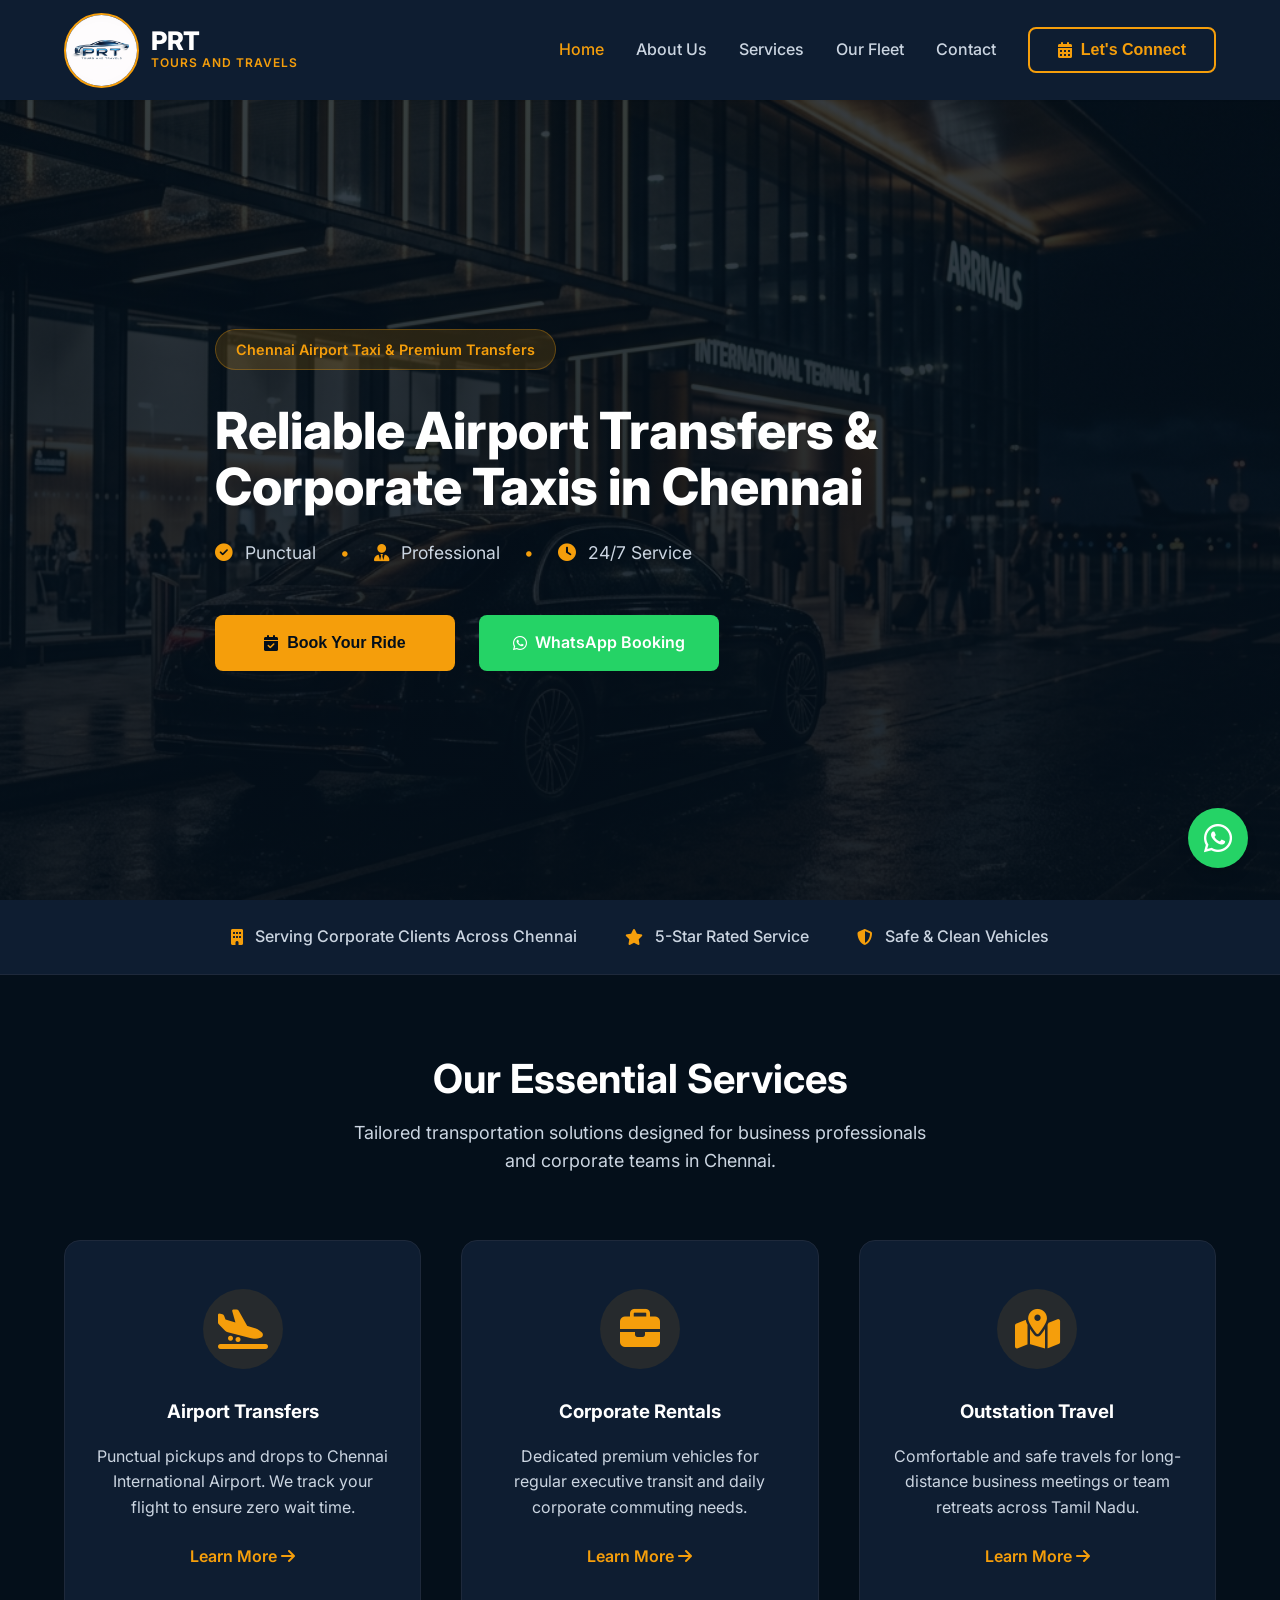
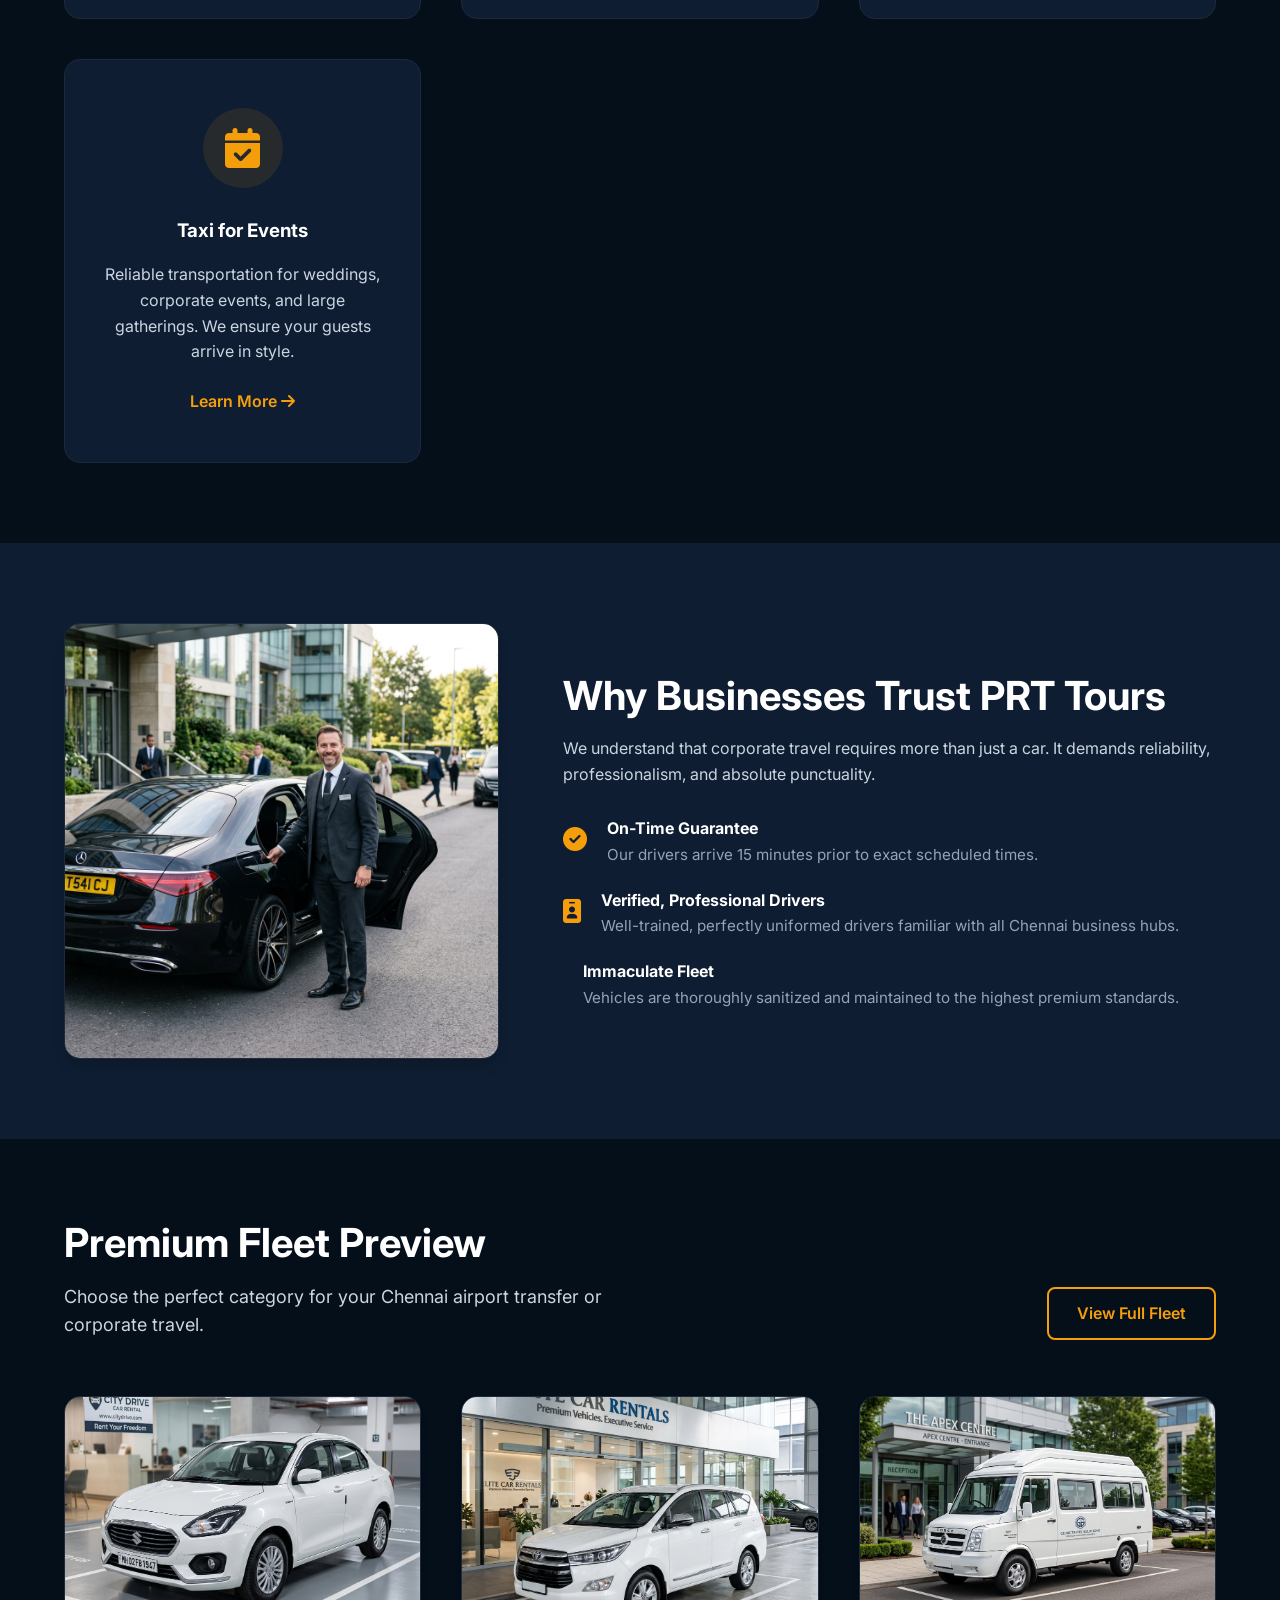
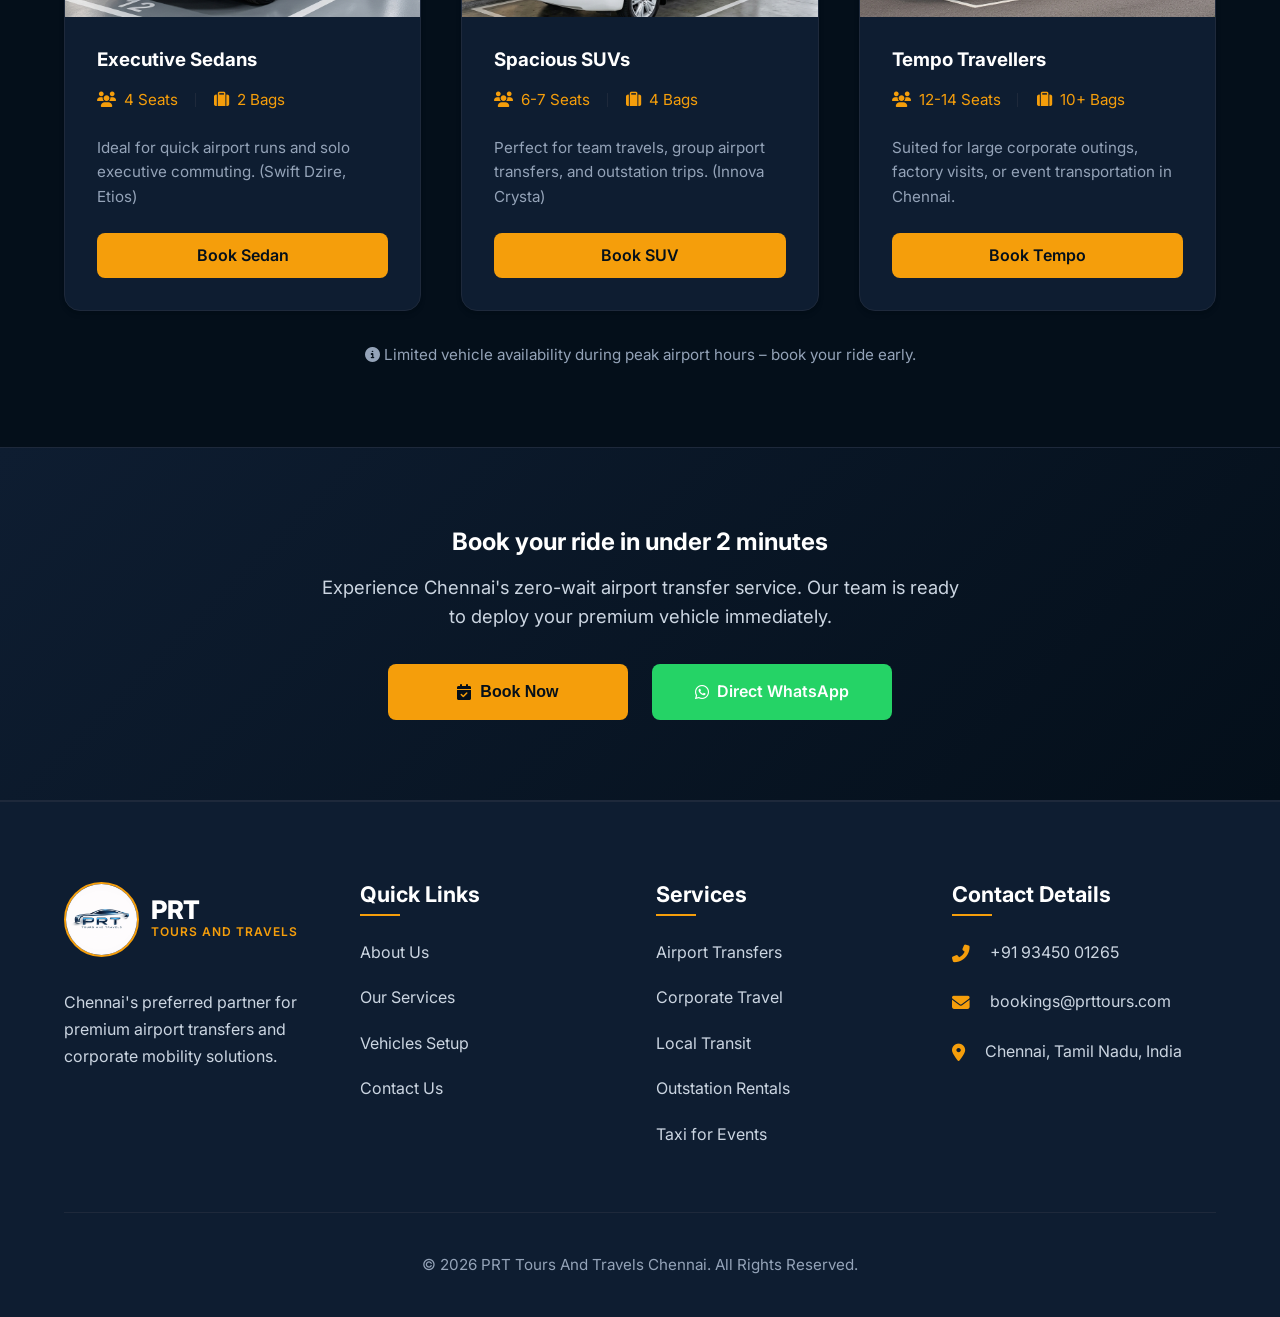
<file: index.html>
<!DOCTYPE html>
<html lang="en">

<head>
    <meta charset="UTF-8">
    <meta name="viewport" content="width=device-width, initial-scale=1.0">
    <title>PRT Tours And Travels Chennai | Reliable Airport Transfers</title>
    <meta name="description"
        content="Premium airport taxi and corporate transfers in Chennai. Punctual, professional, and preferred by corporate clients. Book your ride today.">
    <!-- Fonts & Icons -->
    <link rel="stylesheet" href="https://cdnjs.cloudflare.com/ajax/libs/font-awesome/6.4.0/css/all.min.css">
    <!-- Custom CSS -->
    <link rel="stylesheet" href="css/style.css">
</head>

<body>

    <!-- Floating WhatsApp CTA -->
    <a href="https://wa.me/919345001265" target="_blank" class="floating-whatsapp" aria-label="Book on WhatsApp">
        <i class="fab fa-whatsapp"></i>
    </a>

    <!-- Header / Nav -->
    <header class="header">
        <div class="container nav-container">
            <a href="index.html" class="logo-wrapper" style="text-decoration: none;">
                <img src="assets/images/Logo.jpeg" alt="PRT Logo" class="logo-img">
                <div class="logo-text">
                    <span class="logo-main">PRT</span>
                    <span class="logo-sub">Tours And Travels</span>
                </div>
            </a>

            <button class="mobile-menu-btn" aria-label="Toggle Menu">
                <i class="fas fa-bars"></i>
            </button>

            <nav class="nav-menu">
                <a href="index.html" class="nav-link active">Home</a>
                <a href="about.html" class="nav-link">About Us</a>
                <a href="services.html" class="nav-link">Services</a>
                <a href="fleet.html" class="nav-link">Our Fleet</a>
                <a href="contact.html" class="nav-link">Contact</a>
                <button class="btn btn-outline connect-btn"><i class="fas fa-calendar-alt"></i> &nbsp; Let's
                    Connect</button>
            </nav>
        </div>
    </header>

    <!-- Hero Section -->
    <section class="hero" style="background: url('assets/images/hero.png') center/cover no-repeat;">
        <div class="hero-overlay"></div>
        <div class="container">
            <div class="hero-content">
                <span class="hero-badge">Chennai Airport Taxi & Premium Transfers</span>
                <h1 class="hero-title">Reliable Airport Transfers & Corporate Taxis in Chennai</h1>
                <div class="hero-subtitle">
                    <span><i class="fas fa-check-circle" style="color:var(--accent-gold)"></i> Punctual</span>
                    <span style="color:var(--accent-gold)">•</span>
                    <span><i class="fas fa-user-tie" style="color:var(--accent-gold)"></i> Professional</span>
                    <span style="color:var(--accent-gold)">•</span>
                    <span><i class="fas fa-clock" style="color:var(--accent-gold)"></i> 24/7 Service</span>
                </div>
                <div class="hero-actions">
                    <button class="btn btn-primary connect-btn"><i class="fas fa-calendar-check"></i> &nbsp; Book Your
                        Ride</button>
                    <a href="https://wa.me/919345001265" target="_blank" class="btn btn-whatsapp"><i
                            class="fab fa-whatsapp"></i> &nbsp; WhatsApp Booking</a>
                </div>
            </div>
        </div>
        </div>
    </section>

    <!-- Trust Strip -->
    <div class="trust-strip">
        <div class="container trust-content">
            <div class="trust-item"><i class="fas fa-building"></i> Serving Corporate Clients Across Chennai</div>
            <div class="trust-item"><i class="fas fa-star"></i> 5-Star Rated Service</div>
            <div class="trust-item"><i class="fas fa-shield-alt"></i> Safe & Clean Vehicles</div>
        </div>
    </div>

    <!-- Services Snapshot -->
    <section class="services-section py-5">
        <div class="container text-center">
            <h2 class="section-title">Our Essential Services</h2>
            <p class="section-subtitle">Tailored transportation solutions designed for business professionals and
                corporate teams in Chennai.</p>

            <div class="grid-icons">
                <div class="icon-card">
                    <div class="icon-circle"><i class="fas fa-plane-arrival"></i></div>
                    <h3>Airport Transfers</h3>
                    <p class="mb-3">Punctual pickups and drops to Chennai International Airport. We track your flight to
                        ensure zero wait time.</p>
                    <a href="services.html" class="nav-link" style="color: var(--accent-gold); font-weight:600;">Learn
                        More <i class="fas fa-arrow-right"></i></a>
                </div>
                <div class="icon-card">
                    <div class="icon-circle"><i class="fas fa-briefcase"></i></div>
                    <h3>Corporate Rentals</h3>
                    <p class="mb-3">Dedicated premium vehicles for regular executive transit and daily corporate
                        commuting needs.</p>
                    <a href="services.html" class="nav-link" style="color: var(--accent-gold); font-weight:600;">Learn
                        More <i class="fas fa-arrow-right"></i></a>
                </div>
                <div class="icon-card">
                    <div class="icon-circle"><i class="fas fa-map-marked-alt"></i></div>
                    <h3>Outstation Travel</h3>
                    <p class="mb-3">Comfortable and safe travels for long-distance business meetings or team retreats
                        across Tamil Nadu.</p>
                    <a href="services.html" class="nav-link" style="color: var(--accent-gold); font-weight:600;">Learn
                        More <i class="fas fa-arrow-right"></i></a>
                </div>
                <div class="icon-card">
                    <div class="icon-circle"><i class="fas fa-calendar-check"></i></div>
                    <h3>Taxi for Events</h3>
                    <p class="mb-3">Reliable transportation for weddings, corporate events, and large gatherings. We
                        ensure your guests arrive in style.</p>
                    <a href="services.html" class="nav-link" style="color: var(--accent-gold); font-weight:600;">Learn
                        More <i class="fas fa-arrow-right"></i></a>
                </div>
            </div>
        </div>
    </section>

    <!-- Why Choose Us -->
    <section class="py-5" style="background-color: var(--bg-card);">
        <div class="container">
            <div style="display:flex; flex-wrap:wrap; gap: 4rem; align-items:center;">
                <div style="flex: 1; min-width: 300px;">
                    <img src="assets/images/driver.png" alt="Professional Driver"
                        style="border-radius: var(--radius-lg); box-shadow: var(--shadow-lg); border: 1px solid var(--border-color);">
                </div>
                <div style="flex: 1.5; min-width: 300px;">
                    <h2 class="section-title">Why Businesses Trust PRT Tours</h2>
                    <p class="mb-4">We understand that corporate travel requires more than just a car. It demands
                        reliability, professionalism, and absolute punctuality.</p>

                    <ul style="display:flex; flex-direction:column; gap:1.5rem;">
                        <li style="display:flex; gap:1.25rem; align-items:flex-start;">
                            <div style="color: var(--accent-gold); font-size: 1.5rem; margin-top:2px;"><i
                                    class="fas fa-check-circle"></i></div>
                            <div>
                                <h4 style="margin-bottom:0.25rem;">On-Time Guarantee</h4>
                                <p style="color: var(--text-dim); font-size:0.95rem;">Our drivers arrive 15 minutes
                                    prior to exact scheduled times.</p>
                            </div>
                        </li>
                        <li style="display:flex; gap:1.25rem; align-items:flex-start;">
                            <div style="color: var(--accent-gold); font-size: 1.5rem; margin-top:2px;"><i
                                    class="fas fa-id-badge"></i></div>
                            <div>
                                <h4 style="margin-bottom:0.25rem;">Verified, Professional Drivers</h4>
                                <p style="color: var(--text-dim); font-size:0.95rem;">Well-trained, perfectly uniformed
                                    drivers familiar with all Chennai business hubs.</p>
                            </div>
                        </li>
                        <li style="display:flex; gap:1.25rem; align-items:flex-start;">
                            <div style="color: var(--accent-gold); font-size: 1.5rem; margin-top:2px;"><i
                                    class="fas fa-car-sparkle"></i></div>
                            <div>
                                <h4 style="margin-bottom:0.25rem;">Immaculate Fleet</h4>
                                <p style="color: var(--text-dim); font-size:0.95rem;">Vehicles are thoroughly sanitized
                                    and maintained to the highest premium standards.</p>
                            </div>
                        </li>
                    </ul>
                </div>
            </div>
        </div>
    </section>

    <!-- Fleet Preview -->
    <section class="services-section py-5">
        <div class="container">
            <div
                style="display:flex; justify-content:space-between; align-items:flex-end; margin-bottom: 3.5rem; flex-wrap:wrap; gap:1.5rem;">
                <div>
                    <h2 class="section-title">Premium Fleet Preview</h2>
                    <p class="section-subtitle" style="margin-bottom:0;">Choose the perfect category for your Chennai
                        airport transfer or corporate travel.</p>
                </div>
                <a href="fleet.html" class="btn btn-outline">View Full Fleet</a>
            </div>

            <div class="fleet-grid">
                <div class="fleet-card">
                    <img src="assets/images/dzire.png" alt="Premium Sedan" class="fleet-img">
                    <div class="fleet-content">
                        <h3>Executive Sedans</h3>
                        <div class="fleet-specs">
                            <span><i class="fas fa-users"></i> 4 Seats</span>
                            <span><i class="fas fa-suitcase"></i> 2 Bags</span>
                        </div>
                        <p class="mb-3" style="font-size: 0.95rem; color: var(--text-dim);">Ideal for quick airport runs
                            and solo executive commuting. (Swift Dzire, Etios)</p>
                        <a href="https://wa.me/919345001265" target="_blank" class="btn btn-primary"
                            style="width:100%; padding: 0.6rem;">Book Sedan</a>
                    </div>
                </div>

                <div class="fleet-card">
                    <img src="assets/images/innova.png" alt="Luxury SUV" class="fleet-img">
                    <div class="fleet-content">
                        <h3>Spacious SUVs</h3>
                        <div class="fleet-specs">
                            <span><i class="fas fa-users"></i> 6-7 Seats</span>
                            <span><i class="fas fa-suitcase"></i> 4 Bags</span>
                        </div>
                        <p class="mb-3" style="font-size: 0.95rem; color: var(--text-dim);">Perfect for team travels,
                            group airport transfers, and outstation trips. (Innova Crysta)</p>
                        <a href="https://wa.me/919345001265" target="_blank" class="btn btn-primary"
                            style="width:100%; padding: 0.6rem;">Book SUV</a>
                    </div>
                </div>

                <div class="fleet-card">
                    <img src="assets/images/tempo.png" alt="Tempo Traveller" class="fleet-img">
                    <div class="fleet-content">
                        <h3>Tempo Travellers</h3>
                        <div class="fleet-specs">
                            <span><i class="fas fa-users"></i> 12-14 Seats</span>
                            <span><i class="fas fa-suitcase"></i> 10+ Bags</span>
                        </div>
                        <p class="mb-3" style="font-size: 0.95rem; color: var(--text-dim);">Suited for large corporate
                            outings, factory visits, or event transportation in Chennai.</p>
                        <a href="https://wa.me/919345001265" target="_blank" class="btn btn-primary"
                            style="width:100%; padding: 0.6rem;">Book Tempo</a>
                    </div>
                </div>
            </div>

            <p class="text-center mt-4" style="color:var(--text-dim); font-size:0.95rem;">
                <i class="fas fa-info-circle"></i> Limited vehicle availability during peak airport hours – book your
                ride early.
            </p>
        </div>
    </section>

    <!-- Bottom CTA -->
    <section class="cta-banner">
        <div class="container">
            <h2 class="mb-2">Book your ride in under 2 minutes</h2>
            <p class="mb-4"
                style="font-size: 1.15rem; color: var(--text-silver); max-width: 650px; margin-left:auto; margin-right:auto;">
                Experience Chennai's zero-wait airport transfer service. Our team is ready to deploy your premium
                vehicle immediately.</p>
            <div class="hero-actions" style="justify-content:center;">
                <button class="btn btn-primary connect-btn"><i class="fas fa-calendar-check"></i> &nbsp; Book
                    Now</button>
                <a href="https://wa.me/919345001265" target="_blank" class="btn btn-whatsapp"><i
                        class="fab fa-whatsapp"></i> &nbsp; Direct WhatsApp</a>
            </div>
        </div>
    </section>

    <!-- Footer -->
    <footer class="footer">
        <div class="container">
            <div class="footer-grid">
                <div>
                    <a href="index.html" class="logo-wrapper"
                        style="text-decoration: none; margin-bottom: 2rem; display: flex;">
                        <img src="assets/images/Logo.jpeg" alt="PRT Logo" class="logo-img">
                        <div class="logo-text">
                            <span class="logo-main" style="color: white;">PRT</span>
                            <span class="logo-sub">Tours And Travels</span>
                        </div>
                    </a>
                    <p style="margin-bottom:1.5rem; font-size:1rem; line-height: 1.7;">Chennai's preferred partner for
                        premium airport transfers and corporate mobility solutions.</p>
                </div>

                <div>
                    <h4 class="footer-heading">Quick Links</h4>
                    <div class="footer-links">
                        <a href="about.html">About Us</a>
                        <a href="services.html">Our Services</a>
                        <a href="fleet.html">Vehicles Setup</a>
                        <a href="contact.html">Contact Us</a>
                    </div>
                </div>

                <div>
                    <h4 class="footer-heading">Services</h4>
                    <div class="footer-links">
                        <a href="services.html">Airport Transfers</a>
                        <a href="services.html">Corporate Travel</a>
                        <a href="services.html">Local Transit</a>
                        <a href="services.html">Outstation Rentals</a>
                        <a href="services.html">Taxi for Events</a>
                    </div>
                </div>

                <div>
                    <h4 class="footer-heading">Contact Details</h4>
                    <ul class="footer-contact">
                        <li>
                            <i class="fas fa-phone-alt"></i>
                            <span>+91 93450 01265</span>
                        </li>
                        <li>
                            <i class="fas fa-envelope"></i>
                            <span>bookings@prttours.com</span>
                        </li>
                        <li>
                            <i class="fas fa-map-marker-alt"></i>
                            <span>Chennai, Tamil Nadu, India</span>
                        </li>
                    </ul>
                </div>
            </div>

            <div class="footer-bottom">
                <p>&copy; 2026 PRT Tours And Travels Chennai. All Rights Reserved.</p>
            </div>
        </div>
    </footer>

    <!-- Booking Modal -->
    <div id="bookingModal" class="modal">
        <div class="modal-content">
            <span class="modal-close">&times;</span>
            <h2 style="margin-bottom:1.5rem; color:var(--text-white); font-weight: 800; text-align: center;">Book Your
                Premium Ride</h2>
            <form id="modalBookingForm" action="https://api.web3forms.com/submit" method="POST">
                <input type="hidden" name="access_key" value="YOUR_ACCESS_KEY_HERE">
                <input type="hidden" name="redirect" value="https://wa.me/919345001265">

                <div class="form-group">
                    <label class="form-label">Service Type *</label>
                    <select name="service_type" class="form-control" required>
                        <option value="" disabled selected>Select a Service</option>
                        <option value="Airport Transfer">Airport Transfers</option>
                        <option value="Taxi for Events">Taxi for Events</option>
                        <option value="Corporate Rental">Corporate Rentals</option>
                        <option value="Outstation">Outstation Travel</option>
                    </select>
                </div>

                <div class="form-grid">
                    <div class="form-group">
                        <label class="form-label">Full Name *</label>
                        <input type="text" name="name" class="form-control" required placeholder="Ex: John Doe">
                    </div>
                    <div class="form-group">
                        <label class="form-label">Phone Number *</label>
                        <input type="tel" name="phone" class="form-control" required placeholder="+91 00000 00000">
                    </div>
                </div>

                <div class="form-grid">
                    <div class="form-group">
                        <label class="form-label">Pick-up Location *</label>
                        <input type="text" name="pickup" class="form-control" required placeholder="Ex: Tidel Park">
                    </div>
                    <div class="form-group">
                        <label class="form-label">Drop-off Location *</label>
                        <input type="text" name="dropoff" class="form-control" required placeholder="Ex: Airport">
                    </div>
                </div>

                <div class="form-grid">
                    <div class="form-group">
                        <label class="form-label">Travel Date *</label>
                        <input type="date" name="travel_date" class="form-control" required>
                    </div>
                    <div class="form-group">
                        <label class="form-label">Passengers *</label>
                        <select name="passengers" class="form-control" required>
                            <option value="1-3">1 - 3 Persons (Sedan)</option>
                            <option value="4-7">4 - 7 Persons (SUV)</option>
                            <option value="8+">8+ Persons (Tempo)</option>
                        </select>
                    </div>

                    <div class="form-group">
                        <label class="form-label">Specific Instructions (Optional)</label>
                        <textarea name="message" class="form-control" rows="2"
                            placeholder="Any specific requirements..."></textarea>
                    </div>
                </div>

                <button type="submit" class="btn btn-primary"
                    style="width:100%; padding:1.25rem; font-size:1.1rem; margin-top:1rem;">Request Instant
                    Quote</button>
            </form>
        </div>
    </div>

    <script src="js/script.js"></script>
</body>

</html>
</file>
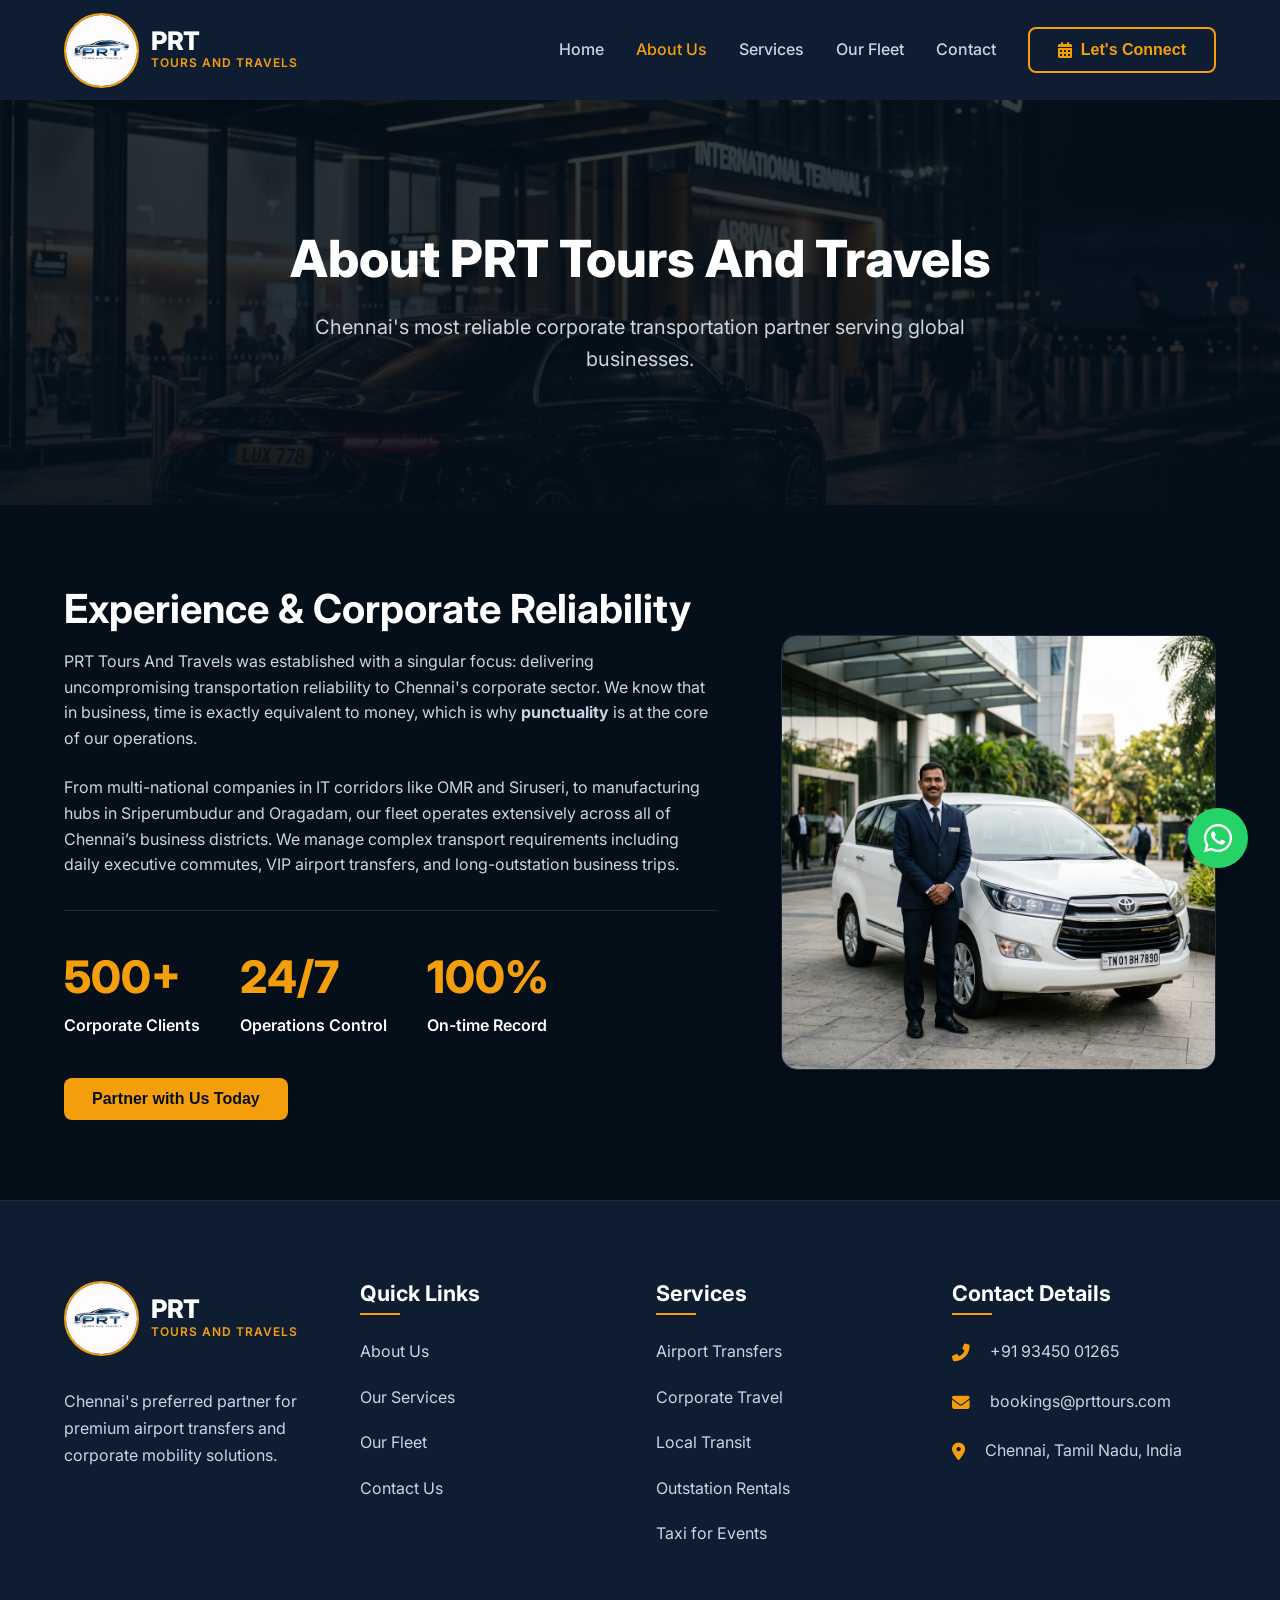
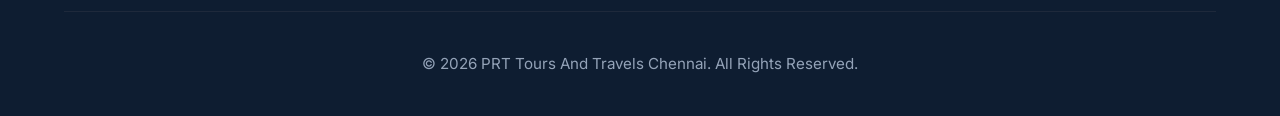
<file: about.html>
<!DOCTYPE html>
<html lang="en">
<head>
    <meta charset="UTF-8">
    <meta name="viewport" content="width=device-width, initial-scale=1.0">
    <title>About Us | PRT Tours And Travels Chennai</title>
    <!-- Fonts & Icons -->
    <link rel="stylesheet" href="https://cdnjs.cloudflare.com/ajax/libs/font-awesome/6.4.0/css/all.min.css">
    <!-- Custom CSS -->
    <link rel="stylesheet" href="css/style.css">
</head>
<body>
    <!-- Floating WhatsApp CTA -->
    <a href="https://wa.me/919345001265" target="_blank" class="floating-whatsapp"><i class="fab fa-whatsapp"></i></a>

    <!-- Header / Nav -->
    <header class="header">
        <div class="container nav-container">
            <a href="index.html" class="logo-wrapper" style="text-decoration: none;">
                <img src="assets/images/Logo.jpeg" alt="PRT Logo" class="logo-img">
                <div class="logo-text">
                    <span class="logo-main">PRT</span>
                    <span class="logo-sub">Tours And Travels</span>
                </div>
            </a>
            
            <button class="mobile-menu-btn" aria-label="Toggle Menu">
                <i class="fas fa-bars"></i>
            </button>

            <nav class="nav-menu">
                <a href="index.html" class="nav-link">Home</a>
                <a href="about.html" class="nav-link active">About Us</a>
                <a href="services.html" class="nav-link">Services</a>
                <a href="fleet.html" class="nav-link">Our Fleet</a>
                <a href="contact.html" class="nav-link">Contact</a>
                <button class="btn btn-outline connect-btn"><i class="fas fa-calendar-alt"></i> &nbsp; Let's Connect</button>
            </nav>
        </div>
    </header>

    <div class="hero" style="min-height: 45vh; background: url('assets/images/hero.png') center/cover no-repeat;">
        <div class="hero-overlay"></div>
        <div class="container text-center">
            <h1 class="hero-title">About PRT Tours And Travels</h1>
            <p style="color:var(--text-silver); font-size:1.25rem; max-width:650px; margin: 0 auto;">Chennai's most reliable corporate transportation partner serving global businesses.</p>
        </div>
    </div>

    <!-- About Section -->
    <section class="py-5" style="background-color: var(--bg-page);">
        <div class="container">
            <div style="display:flex; flex-wrap:wrap; gap: 4rem; align-items:center;">
                <div style="flex: 1.5; min-width: 300px;">
                    <h2 class="section-title">Experience & Corporate Reliability</h2>
                    <p class="mb-3" style="color: var(--text-silver);">PRT Tours And Travels was established with a singular focus: delivering uncompromising transportation reliability to Chennai's corporate sector. We know that in business, time is exactly equivalent to money, which is why <strong>punctuality</strong> is at the core of our operations.</p>
                    <p class="mb-4" style="color: var(--text-silver);">From multi-national companies in IT corridors like OMR and Siruseri, to manufacturing hubs in Sriperumbudur and Oragadam, our fleet operates extensively across all of Chennai’s business districts. We manage complex transport requirements including daily executive commutes, VIP airport transfers, and long-outstation business trips.</p>
                    
                    <div style="display:flex; gap:2.5rem; flex-wrap:wrap; margin-bottom:2.5rem; border-top: 1px solid var(--border-color); padding-top:2.5rem;">
                        <div>
                            <h3 style="font-size:2.8rem; color:var(--accent-gold); margin-bottom:0.5rem; font-weight:800;">500+</h3>
                            <p style="font-weight:600; color: var(--text-white);">Corporate Clients</p>
                        </div>
                        <div>
                            <h3 style="font-size:2.8rem; color:var(--accent-gold); margin-bottom:0.5rem; font-weight:800;">24/7</h3>
                            <p style="font-weight:600; color: var(--text-white);">Operations Control</p>
                        </div>
                        <div>
                            <h3 style="font-size:2.8rem; color:var(--accent-gold); margin-bottom:0.5rem; font-weight:800;">100%</h3>
                            <p style="font-weight:600; color: var(--text-white);">On-time Record</p>
                        </div>
                    </div>
                    
                    <button class="btn btn-primary connect-btn">Partner with Us Today</button>
                </div>
                <div style="flex: 1; min-width: 300px;">
                    <img src="assets/images/about_service.png" alt="Corporate professional service Chennai" style="border-radius: var(--radius-lg); box-shadow: var(--shadow-lg); border: 1px solid var(--border-color);">
                </div>
            </div>
        </div>
    </section>

    <!-- Footer -->
    <footer class="footer">
        <div class="container">
            <div class="footer-grid">
                <div>
                    <a href="index.html" class="logo-wrapper" style="text-decoration: none; margin-bottom: 2rem; display: flex;">
                        <img src="assets/images/Logo.jpeg" alt="PRT Logo" class="logo-img">
                        <div class="logo-text">
                            <span class="logo-main" style="color: white;">PRT</span>
                            <span class="logo-sub">Tours And Travels</span>
                        </div>
                    </a>
                    <p style="margin-bottom:1.5rem; font-size:1rem; line-height: 1.7;">Chennai's preferred partner for premium airport transfers and corporate mobility solutions.</p>
                </div>
                <div>
                    <h4 class="footer-heading">Quick Links</h4>
                    <div class="footer-links">
                        <a href="about.html">About Us</a>
                        <a href="services.html">Our Services</a>
                        <a href="fleet.html">Our Fleet</a>
                        <a href="contact.html">Contact Us</a>
                    </div>
                </div>
                <div>
                    <h4 class="footer-heading">Services</h4>
                    <div class="footer-links">
                        <a href="services.html">Airport Transfers</a>
                        <a href="services.html">Corporate Travel</a>
                        <a href="services.html">Local Transit</a>
                        <a href="services.html">Outstation Rentals</a>
                        <a href="services.html">Taxi for Events</a>
                    </div>
                </div>
                <div>
                    <h4 class="footer-heading">Contact Details</h4>
                    <ul class="footer-contact">
                        <li><i class="fas fa-phone-alt"></i><span>+91 93450 01265</span></li>
                        <li><i class="fas fa-envelope"></i><span>bookings@prttours.com</span></li>
                        <li><i class="fas fa-map-marker-alt"></i><span>Chennai, Tamil Nadu, India</span></li>
                    </ul>
                </div>
            </div>
            <div class="footer-bottom">
                <p>&copy; 2026 PRT Tours And Travels Chennai. All Rights Reserved.</p>
            </div>
        </div>
    </footer>

    <!-- Booking Modal -->
    <div id="bookingModal" class="modal">
        <div class="modal-content">
            <span class="modal-close">&times;</span>
            <h2 style="margin-bottom:1.5rem; color:var(--text-white); font-weight: 800; text-align: center;">Book Your Premium Ride</h2>
            <form id="modalBookingForm" action="https://api.web3forms.com/submit" method="POST">
                <input type="hidden" name="access_key" value="YOUR_ACCESS_KEY_HERE">
                <input type="hidden" name="redirect" value="https://wa.me/919345001265">
                
                <div class="form-group">
                    <label class="form-label">Service Type *</label>
                    <select name="service_type" class="form-control" required>
                        <option value="" disabled selected>Select a Service</option>
                        <option value="Airport Transfer">Airport Transfers</option>
                        <option value="Taxi for Events">Taxi for Events</option>
                        <option value="Corporate Rental">Corporate Rentals</option>
                        <option value="Outstation">Outstation Travel</option>
                    </select>
                </div>

                <div class="form-grid">
                    <div class="form-group">
                        <label class="form-label">Full Name *</label>
                        <input type="text" name="name" class="form-control" required placeholder="Ex: John Doe">
                    </div>
                    <div class="form-group">
                        <label class="form-label">Phone Number *</label>
                        <input type="tel" name="phone" class="form-control" required placeholder="+91 00000 00000">
                    </div>
                </div>

                <div class="form-grid">
                    <div class="form-group">
                        <label class="form-label">Pick-up Location *</label>
                        <input type="text" name="pickup" class="form-control" required placeholder="Ex: Tidel Park">
                    </div>
                    <div class="form-group">
                        <label class="form-label">Drop-off Location *</label>
                        <input type="text" name="dropoff" class="form-control" required placeholder="Ex: Airport">
                    </div>
                </div>

                <div class="form-grid">
                    <div class="form-group">
                        <label class="form-label">Travel Date *</label>
                        <input type="date" name="travel_date" class="form-control" required>
                    </div>
                    <div class="form-group">
                        <label class="form-label">Passengers *</label>
                        <select name="passengers" class="form-control" required>
                            <option value="1-3">1 - 3 Persons (Sedan)</option>
                            <option value="4-7">4 - 7 Persons (SUV)</option>
                            <option value="8+">8+ Persons (Tempo)</option>
                        </select>
                    </div>
                </div>

                <div class="form-group">
                    <label class="form-label">Specific Instructions (Optional)</label>
                    <textarea name="message" class="form-control" rows="2" placeholder="Any specific requirements..."></textarea>
                </div>

                <button type="submit" class="btn btn-primary" style="width:100%; padding:1.25rem; font-size:1.1rem; margin-top:1rem;">Request Instant Quote</button>
            </form>
        </div>
    </div>
    <script src="js/script.js"></script>
</body>
</html>
</file>
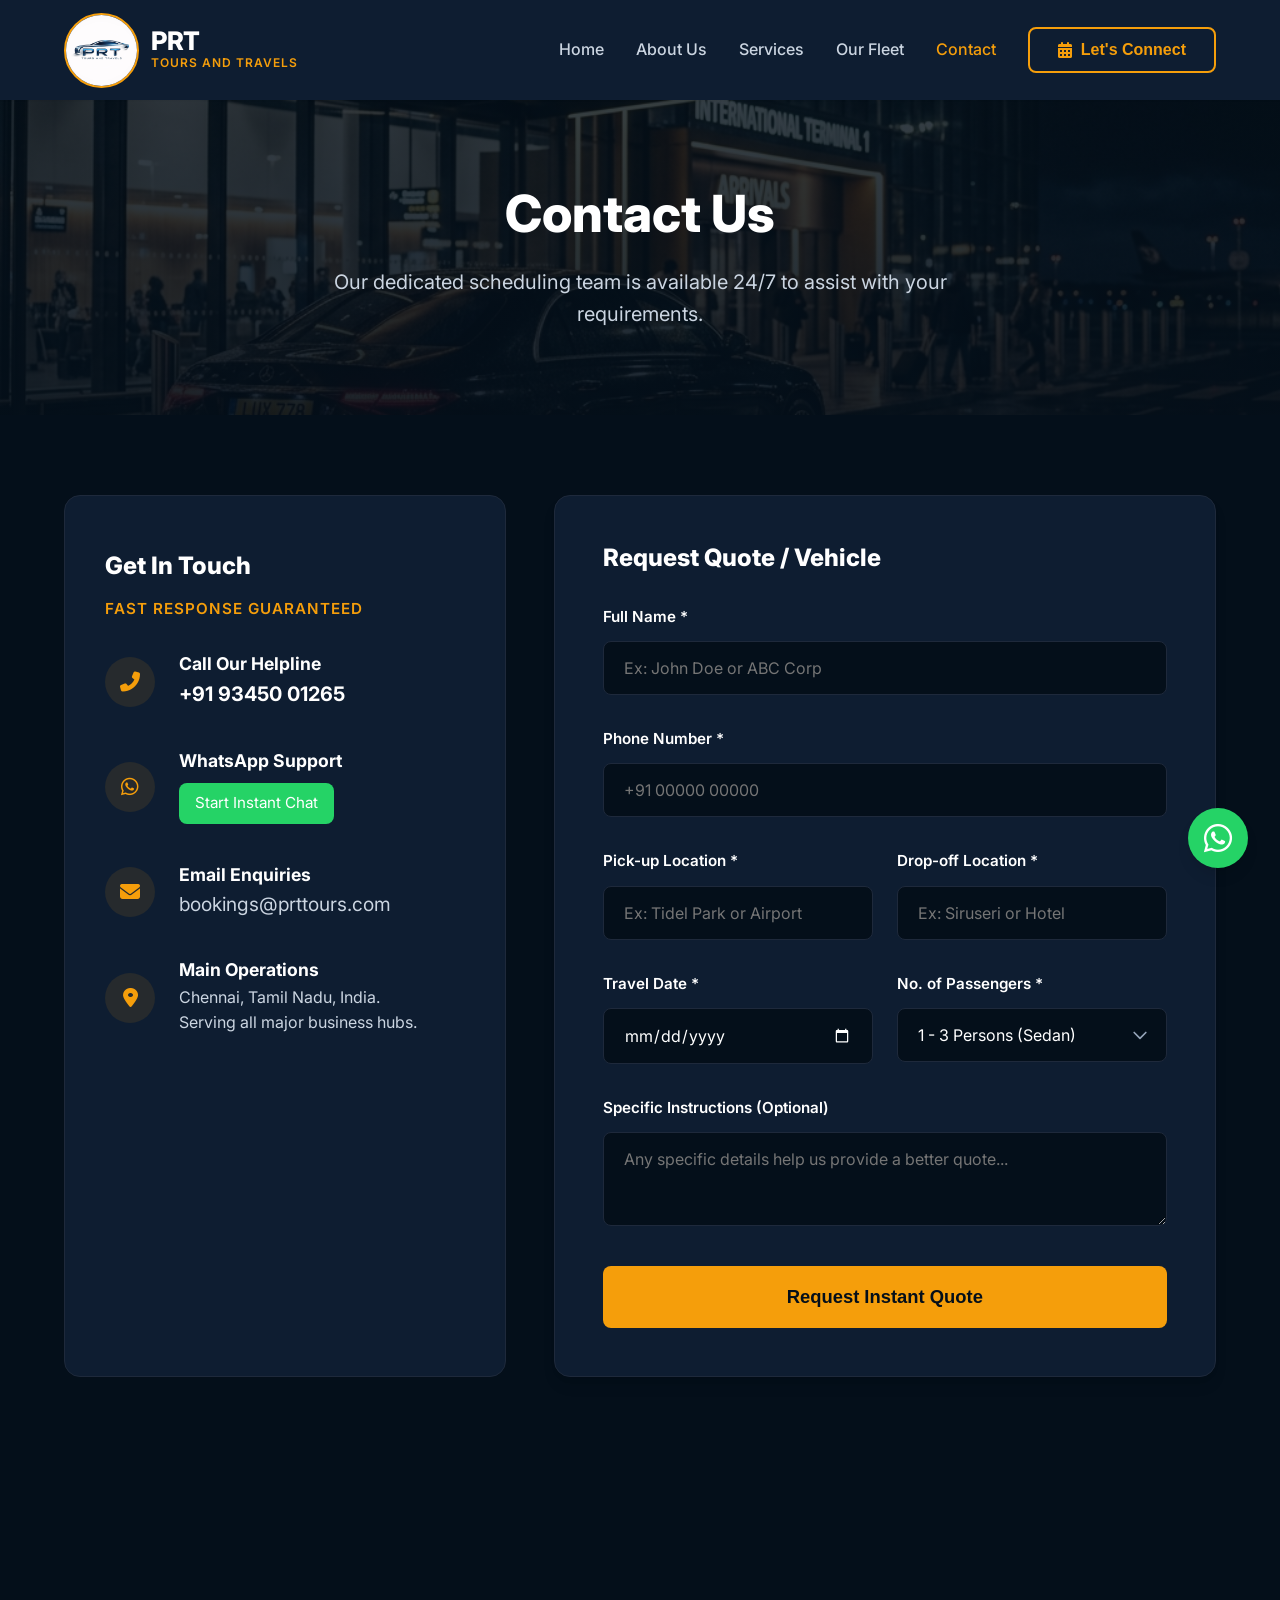
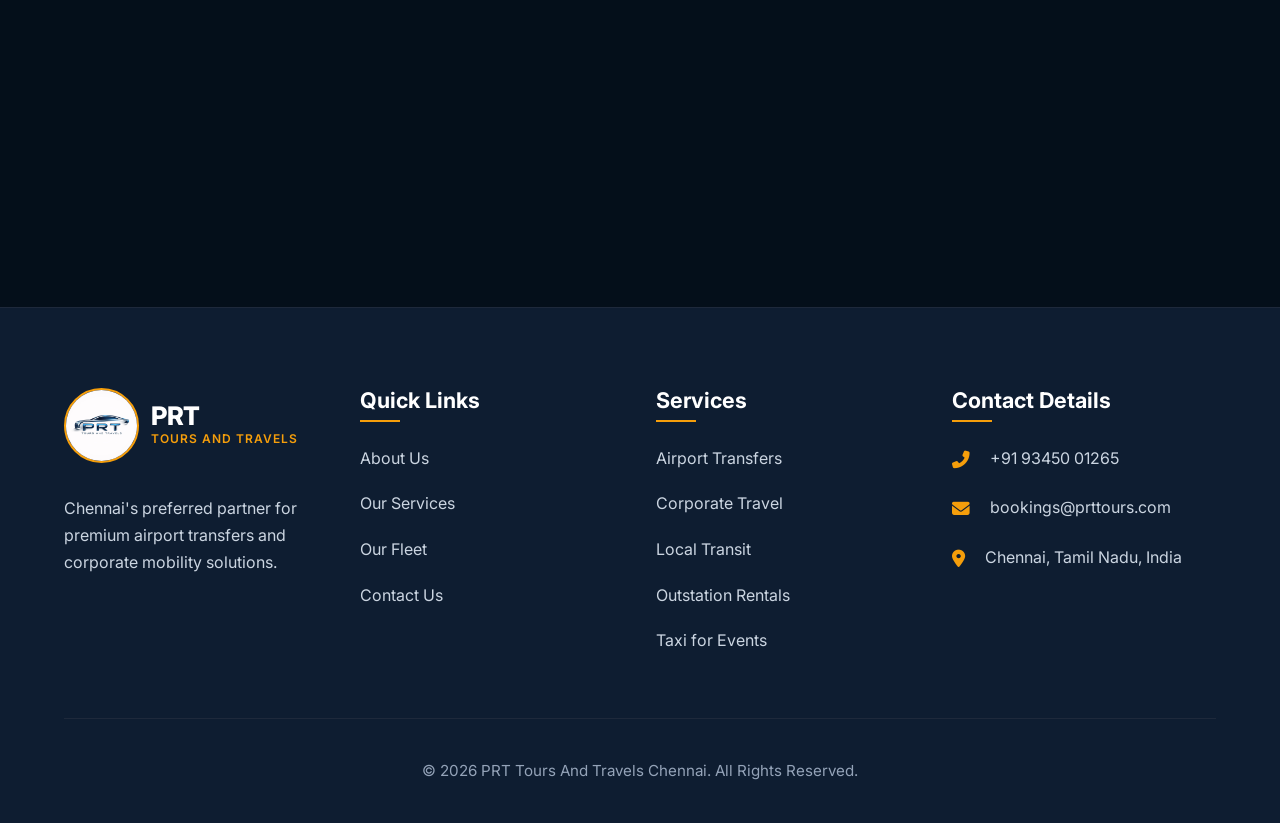
<file: contact.html>
<!DOCTYPE html>
<html lang="en">

<head>
    <meta charset="UTF-8">
    <meta name="viewport" content="width=device-width, initial-scale=1.0">
    <title>Contact Us | PRT Tours And Travels Chennai</title>
    <!-- Fonts & Icons -->
    <link rel="stylesheet" href="https://cdnjs.cloudflare.com/ajax/libs/font-awesome/6.4.0/css/all.min.css">
    <!-- Custom CSS -->
    <link rel="stylesheet" href="css/style.css">
    <style>
        .contact-form {
            background: var(--bg-navy-light);
            padding: 3rem;
            border-radius: var(--radius-lg);
            box-shadow: var(--shadow-lg);
            border: 1px solid var(--border-color);
            height: 100%;
        }

        .form-group {
            margin-bottom: 2rem;
        }

        .form-label {
            display: block;
            margin-bottom: 0.75rem;
            font-weight: 600;
            color: var(--text-white);
            font-size: 0.95rem;
        }

        .form-control {
            width: 100%;
            padding: 1rem 1.25rem;
            border: 1px solid var(--border-color);
            background-color: var(--bg-navy);
            color: var(--text-white);
            border-radius: var(--radius-md);
            font-family: inherit;
            transition: var(--transition);
            font-size: 1rem;
        }

        .form-control:focus {
            outline: none;
            border-color: var(--accent-gold);
            box-shadow: 0 0 0 3px rgba(245, 158, 11, 0.15);
        }

        /* Make date picker icon white */
        input[type="date"]::-webkit-calendar-picker-indicator {
            filter: invert(1);
            cursor: pointer;
        }

        .contact-info-card {
            background: var(--bg-navy-light);
            border: 1px solid var(--border-color);
            color: var(--text-white);
            padding: 3.5rem 2.5rem;
            border-radius: var(--radius-lg);
            height: 100%;
        }

        .info-item {
            display: flex;
            flex-direction: row;
            gap: 1.5rem;
            margin-bottom: 2.5rem;
            align-items: center;
        }

        .info-item i {
            color: var(--accent-gold);
            background: rgba(245, 158, 11, 0.1);
            width: 50px;
            height: 50px;
            border-radius: 50%;
            display: flex;
            align-items: center;
            justify-content: center;
            font-size: 1.25rem;
            flex-shrink: 0;
        }

        .info-item h4 {
            color: var(--text-white);
            margin-bottom: 0.25rem;
            font-size: 1.1rem;
        }

        .info-item p,
        .info-item a {
            color: var(--text-silver);
            font-weight: 400;
        }

        @media (max-width: 768px) {
            .contact-form {
                padding: 1.5rem;
            }
            .contact-info-card {
                padding: 2rem 1.5rem;
            }
            .form-grid-mobile {
                display: flex !important;
                flex-direction: column;
                gap: 0 !important;
            }
        }
    </style>
</head>

<body>
    <!-- Floating WhatsApp CTA -->
    <a href="https://wa.me/919345001265" target="_blank" class="floating-whatsapp"><i class="fab fa-whatsapp"></i></a>

    <!-- Header / Nav -->
    <header class="header">
        <div class="container nav-container">
            <a href="index.html" class="logo-wrapper" style="text-decoration: none;">
                <img src="assets/images/Logo.jpeg" alt="PRT Logo" class="logo-img">
                <div class="logo-text">
                    <span class="logo-main">PRT</span>
                    <span class="logo-sub">Tours And Travels</span>
                </div>
            </a>

            <button class="mobile-menu-btn" aria-label="Toggle Menu">
                <i class="fas fa-bars"></i>
            </button>

            <nav class="nav-menu">
                <a href="index.html" class="nav-link">Home</a>
                <a href="about.html" class="nav-link">About Us</a>
                <a href="services.html" class="nav-link">Services</a>
                <a href="fleet.html" class="nav-link">Our Fleet</a>
                <a href="contact.html" class="nav-link active">Contact</a>
                <button class="btn btn-outline connect-btn"><i class="fas fa-calendar-alt"></i> &nbsp; Let's Connect</button>
            </nav>
        </div>
    </header>

    <div class="hero" style="min-height: 35vh; background: url('assets/images/hero.png') center/cover no-repeat;">
        <div class="hero-overlay"></div>
        <div class="container text-center">
            <h1 class="hero-title">Contact Us</h1>
            <p style="color:var(--text-silver); font-size:1.25rem; max-width:650px; margin: 0 auto;">Our dedicated
                scheduling team is available 24/7 to assist with your requirements.</p>
        </div>
    </div>

    <!-- Contact Form & Info -->
    <section class="py-5" style="background-color: var(--bg-page);">
        <div class="container">
            <div style="display:flex; flex-wrap:wrap; gap: 3rem;">
                <!-- Contact Info -->
                <div style="flex: 1; min-width: 300px;">
                    <div class="contact-info-card">
                        <h2 style="color:var(--text-white); margin-bottom:1rem; font-weight: 800;">Get In Touch</h2>
                        <p class="mb-4"
                            style="color:var(--accent-gold); font-weight:600; font-size: 0.95rem; text-transform: uppercase; letter-spacing: 1px;">
                            Fast Response Guaranteed</p>

                        <div class="info-item">
                            <i class="fas fa-phone-alt"></i>
                            <div>
                                <h4>Call Our Helpline</h4>
                                <a href="tel:+919345001265"
                                    style="text-decoration:none; font-size:1.25rem; font-weight: 700; color: var(--text-white);">+91
                                    93450 01265</a>
                            </div>
                        </div>

                        <div class="info-item">
                            <i class="fab fa-whatsapp"></i>
                            <div>
                                <h4>WhatsApp Support</h4>
                                <a href="https://wa.me/919345001265" target="_blank" class="btn btn-whatsapp"
                                    style="margin-top: 0.5rem; padding: 0.5rem 1rem; font-size: 0.95rem; color: #FFFFFF !important;">Start
                                    Instant Chat</a>
                            </div>
                        </div>

                        <div class="info-item">
                            <i class="fas fa-envelope"></i>
                            <div>
                                <h4>Email Enquiries</h4>
                                <a href="mailto:bookings@prttours.com"
                                    style="text-decoration:none; font-size:1.2rem;">bookings@prttours.com</a>
                            </div>
                        </div>

                        <div class="info-item" style="margin-bottom: 0;">
                            <i class="fas fa-map-marker-alt"></i>
                            <div>
                                <h4>Main Operations</h4>
                                <p>Chennai, Tamil Nadu, India.<br>Serving all major business hubs.</p>
                            </div>
                        </div>
                    </div>
                </div>

                <!-- Form -->
                <div style="flex: 1.5; min-width: 300px;">
                    <form id="contactForm" class="contact-form" action="https://api.web3forms.com/submit" method="POST">
                        <input type="hidden" name="access_key" value="YOUR_ACCESS_KEY_HERE">
                        <input type="hidden" name="redirect" value="https://wa.me/919345001265">

                        <h2 style="margin-bottom:2rem; color:var(--text-white); font-weight: 800;">Request Quote /
                            Vehicle</h2>

                        <div class="form-group">
                            <label class="form-label" for="name">Full Name *</label>
                            <input type="text" id="name" name="name" class="form-control" required
                                placeholder="Ex: John Doe or ABC Corp">
                        </div>

                        <div class="form-group">
                            <label class="form-label" for="phone"> Phone Number *</label>
                            <input type="tel" id="phone" name="phone" class="form-control" required
                                placeholder="+91 00000 00000">
                        </div>

                        <div class="form-grid-mobile" style="display:grid; grid-template-columns: 1fr 1fr; gap: 1.5rem;">
                            <div class="form-group">
                                <label class="form-label" for="pickup">Pick-up Location *</label>
                                <input type="text" id="pickup" name="pickup" class="form-control" required
                                    placeholder="Ex: Tidel Park or Airport">
                            </div>
                            <div class="form-group">
                                <label class="form-label" for="dropoff">Drop-off Location *</label>
                                <input type="text" id="dropoff" name="dropoff" class="form-control" required
                                    placeholder="Ex: Siruseri or Hotel">
                            </div>
                        </div>

                        <div class="form-grid-mobile" style="display:grid; grid-template-columns: 1fr 1fr; gap: 1.5rem;">
                            <div class="form-group">
                                <label class="form-label" for="date">Travel Date *</label>
                                <input type="date" id="date" name="travel_date" class="form-control" required>
                            </div>
                            <div class="form-group">
                                <label class="form-label" for="passengers">No. of Passengers *</label>
                                <select id="passengers" name="passengers" class="form-control" required>
                                    <option value="1-3">1 - 3 Persons (Sedan)</option>
                                    <option value="4-7">4 - 7 Persons (SUV)</option>
                                    <option value="8+">8+ Persons (Tempo)</option>
                                </select>
                            </div>
                        </div>

                        <div class="form-group">
                            <label class="form-label" for="message">Specific Instructions (Optional)</label>
                            <textarea id="message" name="message" class="form-control" rows="3"
                                placeholder="Any specific details help us provide a better quote..."></textarea>
                        </div>

                        <button type="submit" class="btn btn-primary"
                            style="width:100%; border-radius:var(--radius-md); padding:1.25rem; font-size:1.15rem; font-weight: 700;">Request
                            Instant Quote</button>
                    </form>
                </div>
            </div>
        </div>
    </section>

    <!-- Map -->
    <section>
        <iframe
            src="https://www.google.com/maps/embed?pb=!1m18!1m12!1m3!1d252417.44719277025!2d80.088656!3d13.060416!2m3!1f0!2f0!3f0!3m2!1i1024!2i768!4f13.1!3m3!1m2!1s0x3a5265ea4f7d3361%3A0x6e61a70b6863d433!2sChennai%2C%20Tamil%20Nadu!5e0!3m2!1sen!2sin!4v1714412034989!5m2!1sen!2sin"
            width="100%" height="450" style="border:0; display:block; filter: invert(90%) hue-rotate(180deg);"
            allowfullscreen="" loading="lazy" referrerpolicy="no-referrer-when-downgrade"></iframe>
    </section>

    <!-- Footer -->
    <footer class="footer">
        <div class="container">
            <div class="footer-grid">
                <div>
                    <a href="index.html" class="logo-wrapper"
                        style="text-decoration: none; margin-bottom: 2rem; display: flex;">
                        <img src="assets/images/Logo.jpeg" alt="PRT Logo" class="logo-img">
                        <div class="logo-text">
                            <span class="logo-main" style="color: white;">PRT</span>
                            <span class="logo-sub">Tours And Travels</span>
                        </div>
                    </a>
                    <p style="margin-bottom:1.5rem; font-size:1rem; line-height: 1.7;">Chennai's preferred partner for
                        premium airport transfers and corporate mobility solutions.</p>
                </div>
                <div>
                    <h4 class="footer-heading">Quick Links</h4>
                    <div class="footer-links">
                        <a href="about.html">About Us</a>
                        <a href="services.html">Our Services</a>
                        <a href="fleet.html">Our Fleet</a>
                        <a href="contact.html">Contact Us</a>
                    </div>
                </div>
                <div>
                    <h4 class="footer-heading">Services</h4>
                    <div class="footer-links">
                        <a href="services.html">Airport Transfers</a>
                        <a href="services.html">Corporate Travel</a>
                        <a href="services.html">Local Transit</a>
                        <a href="services.html">Outstation Rentals</a>
                        <a href="services.html">Taxi for Events</a>
                    </div>
                </div>
                <div>
                    <h4 class="footer-heading">Contact Details</h4>
                    <ul class="footer-contact">
                        <li><i class="fas fa-phone-alt"></i><span>+91 93450 01265</span></li>
                        <li><i class="fas fa-envelope"></i><span>bookings@prttours.com</span></li>
                        <li><i class="fas fa-map-marker-alt"></i><span>Chennai, Tamil Nadu, India</span></li>
                    </ul>
                </div>
            </div>
            <div class="footer-bottom">
                <p>&copy; 2026 PRT Tours And Travels Chennai. All Rights Reserved.</p>
            </div>
        </div>
    </footer>

    <!-- Booking Modal -->
    <div id="bookingModal" class="modal">
        <div class="modal-content">
            <span class="modal-close">&times;</span>
            <h2 style="margin-bottom:1.5rem; color:var(--text-white); font-weight: 800; text-align: center;">Book Your Premium Ride</h2>
            <form id="modalBookingForm" action="https://api.web3forms.com/submit" method="POST">
                <input type="hidden" name="access_key" value="YOUR_ACCESS_KEY_HERE">
                <input type="hidden" name="redirect" value="https://wa.me/919345001265">
                
                <div class="form-group">
                    <label class="form-label">Service Type *</label>
                    <select name="service_type" class="form-control" required>
                        <option value="" disabled selected>Select a Service</option>
                        <option value="Airport Transfer">Airport Transfers</option>
                        <option value="Taxi for Events">Taxi for Events</option>
                        <option value="Corporate Rental">Corporate Rentals</option>
                        <option value="Outstation">Outstation Travel</option>
                    </select>
                </div>

                <div class="form-grid">
                    <div class="form-group">
                        <label class="form-label">Full Name *</label>
                        <input type="text" name="name" class="form-control" required placeholder="Ex: John Doe">
                    </div>
                    <div class="form-group">
                        <label class="form-label">Phone Number *</label>
                        <input type="tel" name="phone" class="form-control" required placeholder="+91 00000 00000">
                    </div>
                </div>

                <div class="form-grid">
                    <div class="form-group">
                        <label class="form-label">Pick-up Location *</label>
                        <input type="text" name="pickup" class="form-control" required placeholder="Ex: Tidel Park">
                    </div>
                    <div class="form-group">
                        <label class="form-label">Drop-off Location *</label>
                        <input type="text" name="dropoff" class="form-control" required placeholder="Ex: Airport">
                    </div>
                </div>

                <div class="form-grid">
                    <div class="form-group">
                        <label class="form-label">Travel Date *</label>
                        <input type="date" name="travel_date" class="form-control" required>
                    </div>
                    <div class="form-group">
                        <label class="form-label">Passengers *</label>
                        <select name="passengers" class="form-control" required>
                            <option value="1-3">1 - 3 Persons (Sedan)</option>
                            <option value="4-7">4 - 7 Persons (SUV)</option>
                            <option value="8+">8+ Persons (Tempo)</option>
                        </select>
                    </div>
                </div>

                <div class="form-group">
                    <label class="form-label">Specific Instructions (Optional)</label>
                    <textarea name="message" class="form-control" rows="2" placeholder="Any specific requirements..."></textarea>
                </div>

                <button type="submit" class="btn btn-primary" style="width:100%; padding:1.25rem; font-size:1.1rem; margin-top:1rem;">Request Instant Quote</button>
            </form>
        </div>
    </div>
    <script src="js/script.js"></script>
</body>

</html>
</file>
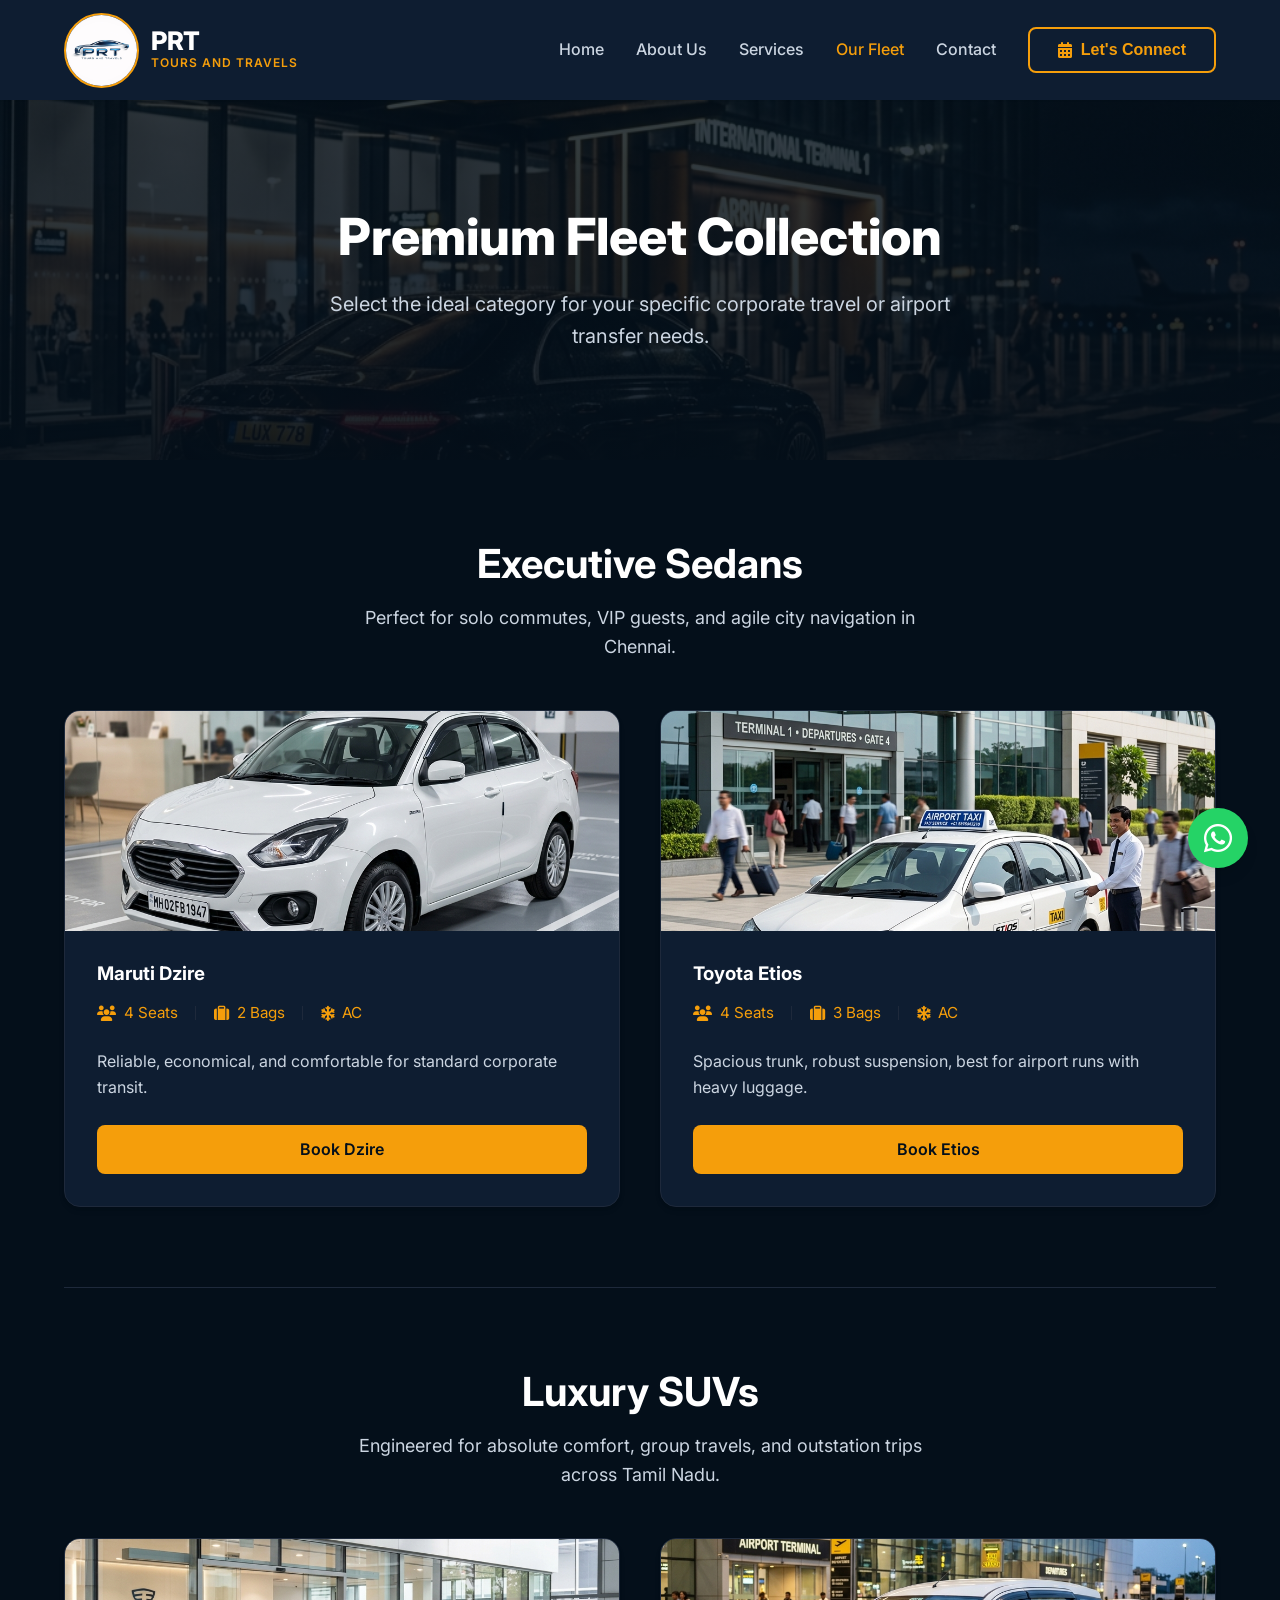
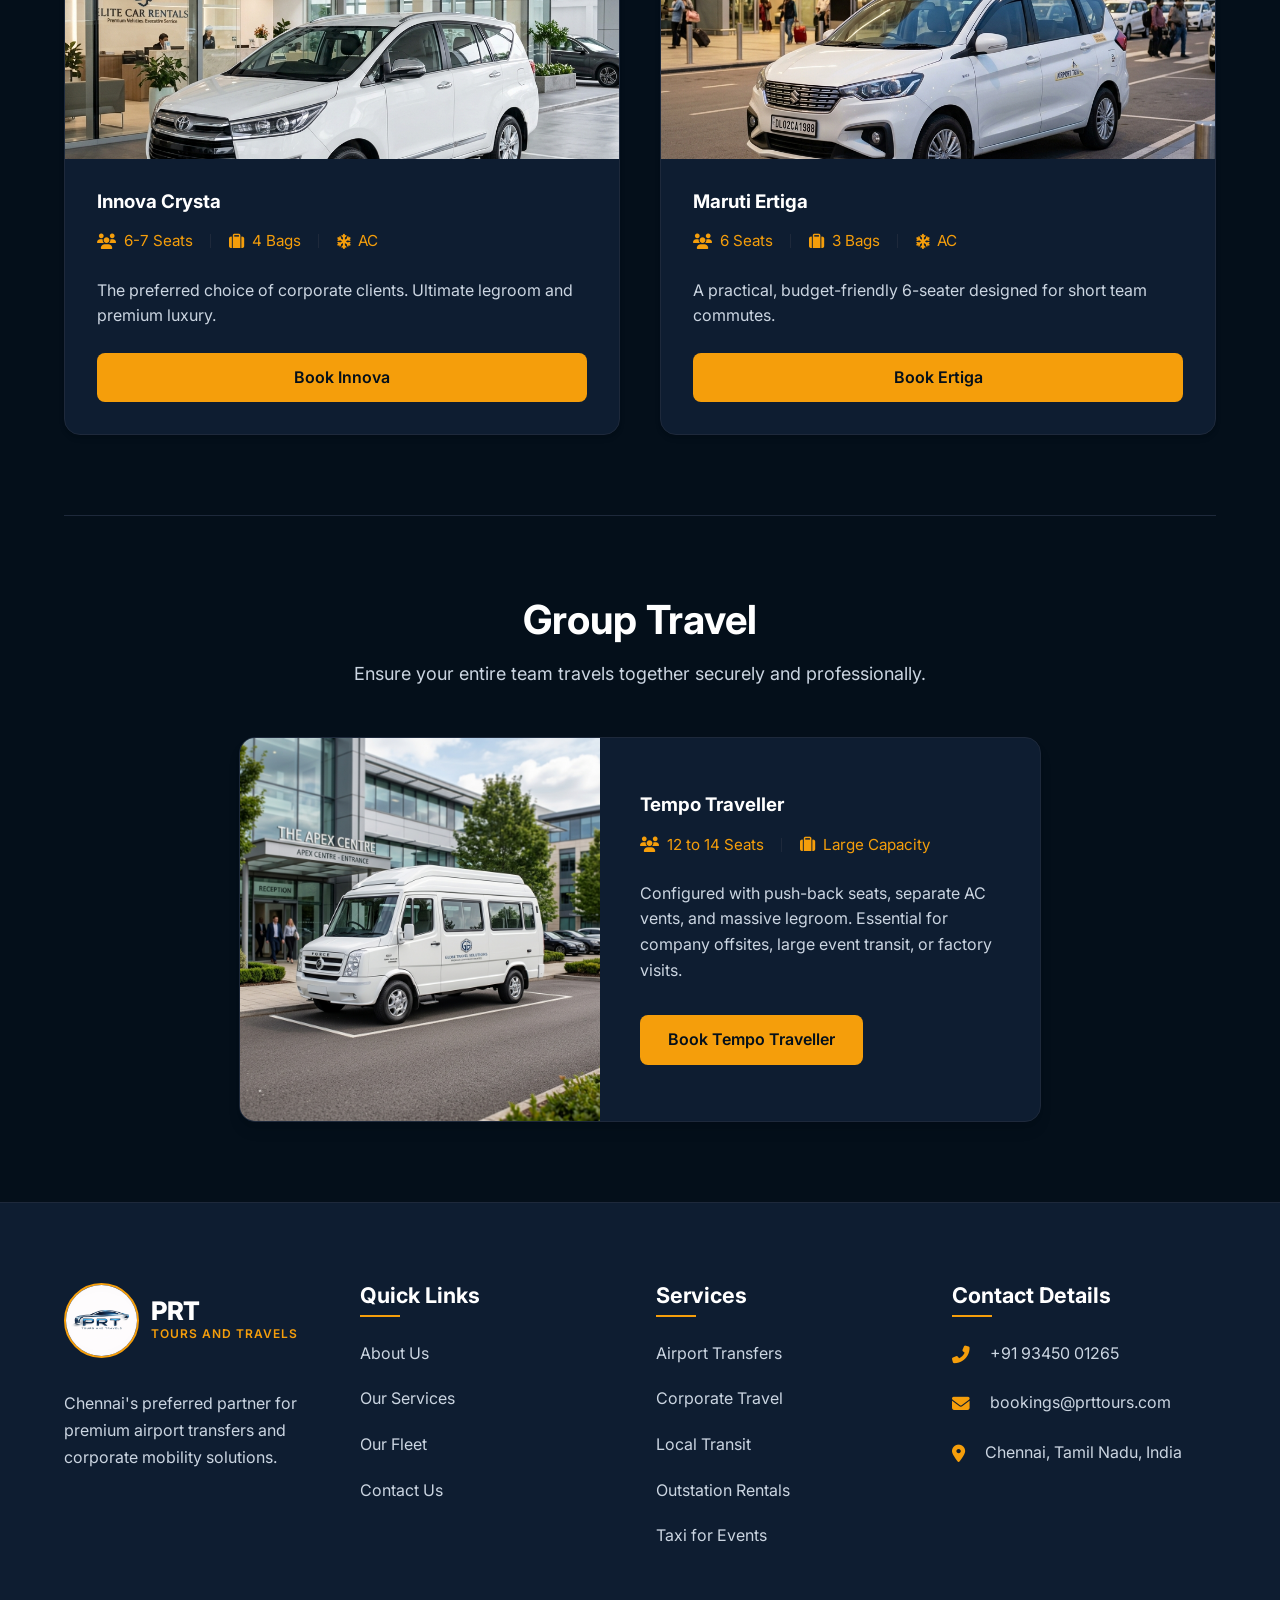
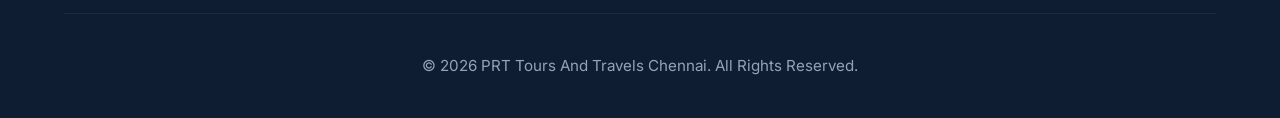
<file: fleet.html>
<!DOCTYPE html>
<html lang="en">
<head>
    <meta charset="UTF-8">
    <meta name="viewport" content="width=device-width, initial-scale=1.0">
    <title>Our Fleet | PRT Tours And Travels Chennai</title>
    <!-- Fonts & Icons -->
    <link rel="stylesheet" href="https://cdnjs.cloudflare.com/ajax/libs/font-awesome/6.4.0/css/all.min.css">
    <!-- Custom CSS -->
    <link rel="stylesheet" href="css/style.css">
</head>
<body>
    <!-- Floating WhatsApp CTA -->
    <a href="https://wa.me/919345001265" target="_blank" class="floating-whatsapp"><i class="fab fa-whatsapp"></i></a>

    <!-- Header / Nav -->
    <header class="header">
        <div class="container nav-container">
            <a href="index.html" class="logo-wrapper" style="text-decoration: none;">
                <img src="assets/images/Logo.jpeg" alt="PRT Logo" class="logo-img">
                <div class="logo-text">
                    <span class="logo-main">PRT</span>
                    <span class="logo-sub">Tours And Travels</span>
                </div>
            </a>
            
            <button class="mobile-menu-btn" aria-label="Toggle Menu">
                <i class="fas fa-bars"></i>
            </button>

            <nav class="nav-menu">
                <a href="index.html" class="nav-link">Home</a>
                <a href="about.html" class="nav-link">About Us</a>
                <a href="services.html" class="nav-link">Services</a>
                <a href="fleet.html" class="nav-link active">Our Fleet</a>
                <a href="contact.html" class="nav-link">Contact</a>
                <button class="btn btn-outline connect-btn"><i class="fas fa-calendar-alt"></i> &nbsp; Let's Connect</button>
            </nav>
        </div>
    </header>

    <div class="hero" style="min-height: 40vh; background: url('assets/images/hero.png') center/cover no-repeat;">
        <div class="hero-overlay"></div>
        <div class="container text-center">
            <h1 class="hero-title">Premium Fleet Collection</h1>
            <p style="color:var(--text-silver); font-size:1.25rem; max-width:650px; margin: 0 auto;">Select the ideal category for your specific corporate travel or airport transfer needs.</p>
        </div>
    </div>

    <section class="py-5" style="background-color: var(--bg-page);">
        <div class="container">
            <h2 class="section-title text-center">Executive Sedans</h2>
            <p class="section-subtitle text-center">Perfect for solo commutes, VIP guests, and agile city navigation in Chennai.</p>
            
            <div class="fleet-grid mb-4">
                <div class="fleet-card">
                    <img src="assets/images/dzire.png" class="fleet-img" alt="Maruti Dzire">
                    <div class="fleet-content">
                        <h3>Maruti Dzire</h3>
                        <div class="fleet-specs">
                            <span><i class="fas fa-users"></i> 4 Seats</span><span><i class="fas fa-suitcase"></i> 2 Bags</span><span><i class="fas fa-snowflake"></i> AC</span>
                        </div>
                        <p class="mb-3" style="color: var(--text-silver);">Reliable, economical, and comfortable for standard corporate transit.</p>
                        <a href="https://wa.me/919345001265" target="_blank" class="btn btn-primary" style="width:100%;">Book Dzire</a>
                    </div>
                </div>
                <div class="fleet-card">
                    <img src="assets/images/etios.png" class="fleet-img" alt="Toyota Etios">
                    <div class="fleet-content">
                        <h3>Toyota Etios</h3>
                        <div class="fleet-specs">
                            <span><i class="fas fa-users"></i> 4 Seats</span><span><i class="fas fa-suitcase"></i> 3 Bags</span><span><i class="fas fa-snowflake"></i> AC</span>
                        </div>
                        <p class="mb-3" style="color: var(--text-silver);">Spacious trunk, robust suspension, best for airport runs with heavy luggage.</p>
                        <a href="https://wa.me/919345001265" target="_blank" class="btn btn-primary" style="width:100%;">Book Etios</a>
                    </div>
                </div>
            </div>

            <hr style="border: 0; border-top: 1px solid var(--border-color); margin: 5rem 0;">

            <h2 class="section-title text-center">Luxury SUVs</h2>
            <p class="section-subtitle text-center">Engineered for absolute comfort, group travels, and outstation trips across Tamil Nadu.</p>

            <div class="fleet-grid mb-4">
                <div class="fleet-card">
                    <img src="assets/images/innova.png" class="fleet-img" alt="Toyota Innova Crysta">
                    <div class="fleet-content">
                        <h3>Innova Crysta</h3>
                        <div class="fleet-specs">
                            <span><i class="fas fa-users"></i> 6-7 Seats</span><span><i class="fas fa-suitcase"></i> 4 Bags</span><span><i class="fas fa-snowflake"></i> AC</span>
                        </div>
                        <p class="mb-3" style="color: var(--text-silver);">The preferred choice of corporate clients. Ultimate legroom and premium luxury.</p>
                        <a href="https://wa.me/919345001265" target="_blank" class="btn btn-primary" style="width:100%;">Book Innova</a>
                    </div>
                </div>
                <div class="fleet-card">
                    <img src="assets/images/ertiga.png" class="fleet-img" alt="Maruti Ertiga">
                    <div class="fleet-content">
                        <h3>Maruti Ertiga</h3>
                        <div class="fleet-specs">
                            <span><i class="fas fa-users"></i> 6 Seats</span><span><i class="fas fa-suitcase"></i> 3 Bags</span><span><i class="fas fa-snowflake"></i> AC</span>
                        </div>
                        <p class="mb-3" style="color: var(--text-silver);">A practical, budget-friendly 6-seater designed for short team commutes.</p>
                        <a href="https://wa.me/919345001265" target="_blank" class="btn btn-primary" style="width:100%;">Book Ertiga</a>
                    </div>
                </div>
            </div>

            <hr style="border: 0; border-top: 1px solid var(--border-color); margin: 5rem 0;">

            <h2 class="section-title text-center">Group Travel</h2>
            <p class="section-subtitle text-center">Ensure your entire team travels together securely and professionally.</p>

            <div class="container" style="max-width:850px; margin:0 auto;">
                <div class="fleet-card" style="display:flex; flex-wrap:wrap; border:1px solid var(--border-color); box-shadow:var(--shadow-lg);">
                    <img src="assets/images/tempo.png" class="fleet-img" alt="Tempo Traveller" style="flex:1; min-width:320px; height:auto; object-fit:cover;">
                    <div class="fleet-content" style="flex:1; min-width:320px; padding:3.5rem 2.5rem;">
                        <h3>Tempo Traveller</h3>
                        <div class="fleet-specs">
                            <span><i class="fas fa-users"></i> 12 to 14 Seats</span><span><i class="fas fa-suitcase"></i> Large Capacity</span>
                        </div>
                        <p class="mb-4" style="color: var(--text-silver);">Configured with push-back seats, separate AC vents, and massive legroom. Essential for company offsites, large event transit, or factory visits.</p>
                        <a href="https://wa.me/919345001265" target="_blank" class="btn btn-primary">Book Tempo Traveller</a>
                    </div>
                </div>
            </div>

        </div>
    </section>

    <!-- Footer -->
    <footer class="footer">
        <div class="container">
            <div class="footer-grid">
                <div>
                    <a href="index.html" class="logo-wrapper" style="text-decoration: none; margin-bottom: 2rem; display: flex;">
                        <img src="assets/images/Logo.jpeg" alt="PRT Logo" class="logo-img">
                        <div class="logo-text">
                            <span class="logo-main" style="color: white;">PRT</span>
                            <span class="logo-sub">Tours And Travels</span>
                        </div>
                    </a>
                    <p style="margin-bottom:1.5rem; font-size:1rem; line-height: 1.7;">Chennai's preferred partner for premium airport transfers and corporate mobility solutions.</p>
                </div>
                <div>
                    <h4 class="footer-heading">Quick Links</h4>
                    <div class="footer-links">
                        <a href="about.html">About Us</a>
                        <a href="services.html">Our Services</a>
                        <a href="fleet.html">Our Fleet</a>
                        <a href="contact.html">Contact Us</a>
                    </div>
                </div>
                <div>
                    <h4 class="footer-heading">Services</h4>
                    <div class="footer-links">
                        <a href="services.html">Airport Transfers</a>
                        <a href="services.html">Corporate Travel</a>
                        <a href="services.html">Local Transit</a>
                        <a href="services.html">Outstation Rentals</a>
                        <a href="services.html">Taxi for Events</a>
                    </div>
                </div>
                <div>
                    <h4 class="footer-heading">Contact Details</h4>
                    <ul class="footer-contact">
                        <li><i class="fas fa-phone-alt"></i><span>+91 93450 01265</span></li>
                        <li><i class="fas fa-envelope"></i><span>bookings@prttours.com</span></li>
                        <li><i class="fas fa-map-marker-alt"></i><span>Chennai, Tamil Nadu, India</span></li>
                    </ul>
                </div>
            </div>
            <div class="footer-bottom">
                <p>&copy; 2026 PRT Tours And Travels Chennai. All Rights Reserved.</p>
            </div>
        </div>
    </footer>

    <!-- Booking Modal -->
    <div id="bookingModal" class="modal">
        <div class="modal-content">
            <span class="modal-close">&times;</span>
            <h2 style="margin-bottom:1.5rem; color:var(--text-white); font-weight: 800; text-align: center;">Book Your Premium Ride</h2>
            <form id="modalBookingForm" action="https://api.web3forms.com/submit" method="POST">
                <input type="hidden" name="access_key" value="YOUR_ACCESS_KEY_HERE">
                <input type="hidden" name="redirect" value="https://wa.me/919345001265">
                
                <div class="form-group">
                    <label class="form-label">Service Type *</label>
                    <select name="service_type" class="form-control" required>
                        <option value="" disabled selected>Select a Service</option>
                        <option value="Airport Transfer">Airport Transfers</option>
                        <option value="Taxi for Events">Taxi for Events</option>
                        <option value="Corporate Rental">Corporate Rentals</option>
                        <option value="Outstation">Outstation Travel</option>
                    </select>
                </div>

                <div class="form-grid">
                    <div class="form-group">
                        <label class="form-label">Full Name *</label>
                        <input type="text" name="name" class="form-control" required placeholder="Ex: John Doe">
                    </div>
                    <div class="form-group">
                        <label class="form-label">Phone Number *</label>
                        <input type="tel" name="phone" class="form-control" required placeholder="+91 00000 00000">
                    </div>
                </div>

                <div class="form-grid">
                    <div class="form-group">
                        <label class="form-label">Pick-up Location *</label>
                        <input type="text" name="pickup" class="form-control" required placeholder="Ex: Tidel Park">
                    </div>
                    <div class="form-group">
                        <label class="form-label">Drop-off Location *</label>
                        <input type="text" name="dropoff" class="form-control" required placeholder="Ex: Airport">
                    </div>
                </div>

                <div class="form-grid">
                    <div class="form-group">
                        <label class="form-label">Travel Date *</label>
                        <input type="date" name="travel_date" class="form-control" required>
                    </div>
                    <div class="form-group">
                        <label class="form-label">Passengers *</label>
                        <select name="passengers" class="form-control" required>
                            <option value="1-3">1 - 3 Persons (Sedan)</option>
                            <option value="4-7">4 - 7 Persons (SUV)</option>
                            <option value="8+">8+ Persons (Tempo)</option>
                        </select>
                    </div>
                </div>

                <div class="form-group">
                    <label class="form-label">Specific Instructions (Optional)</label>
                    <textarea name="message" class="form-control" rows="2" placeholder="Any specific requirements..."></textarea>
                </div>

                <button type="submit" class="btn btn-primary" style="width:100%; padding:1.25rem; font-size:1.1rem; margin-top:1rem;">Request Instant Quote</button>
            </form>
        </div>
    </div>
    <script src="js/script.js"></script>
</body>
</html>
</file>
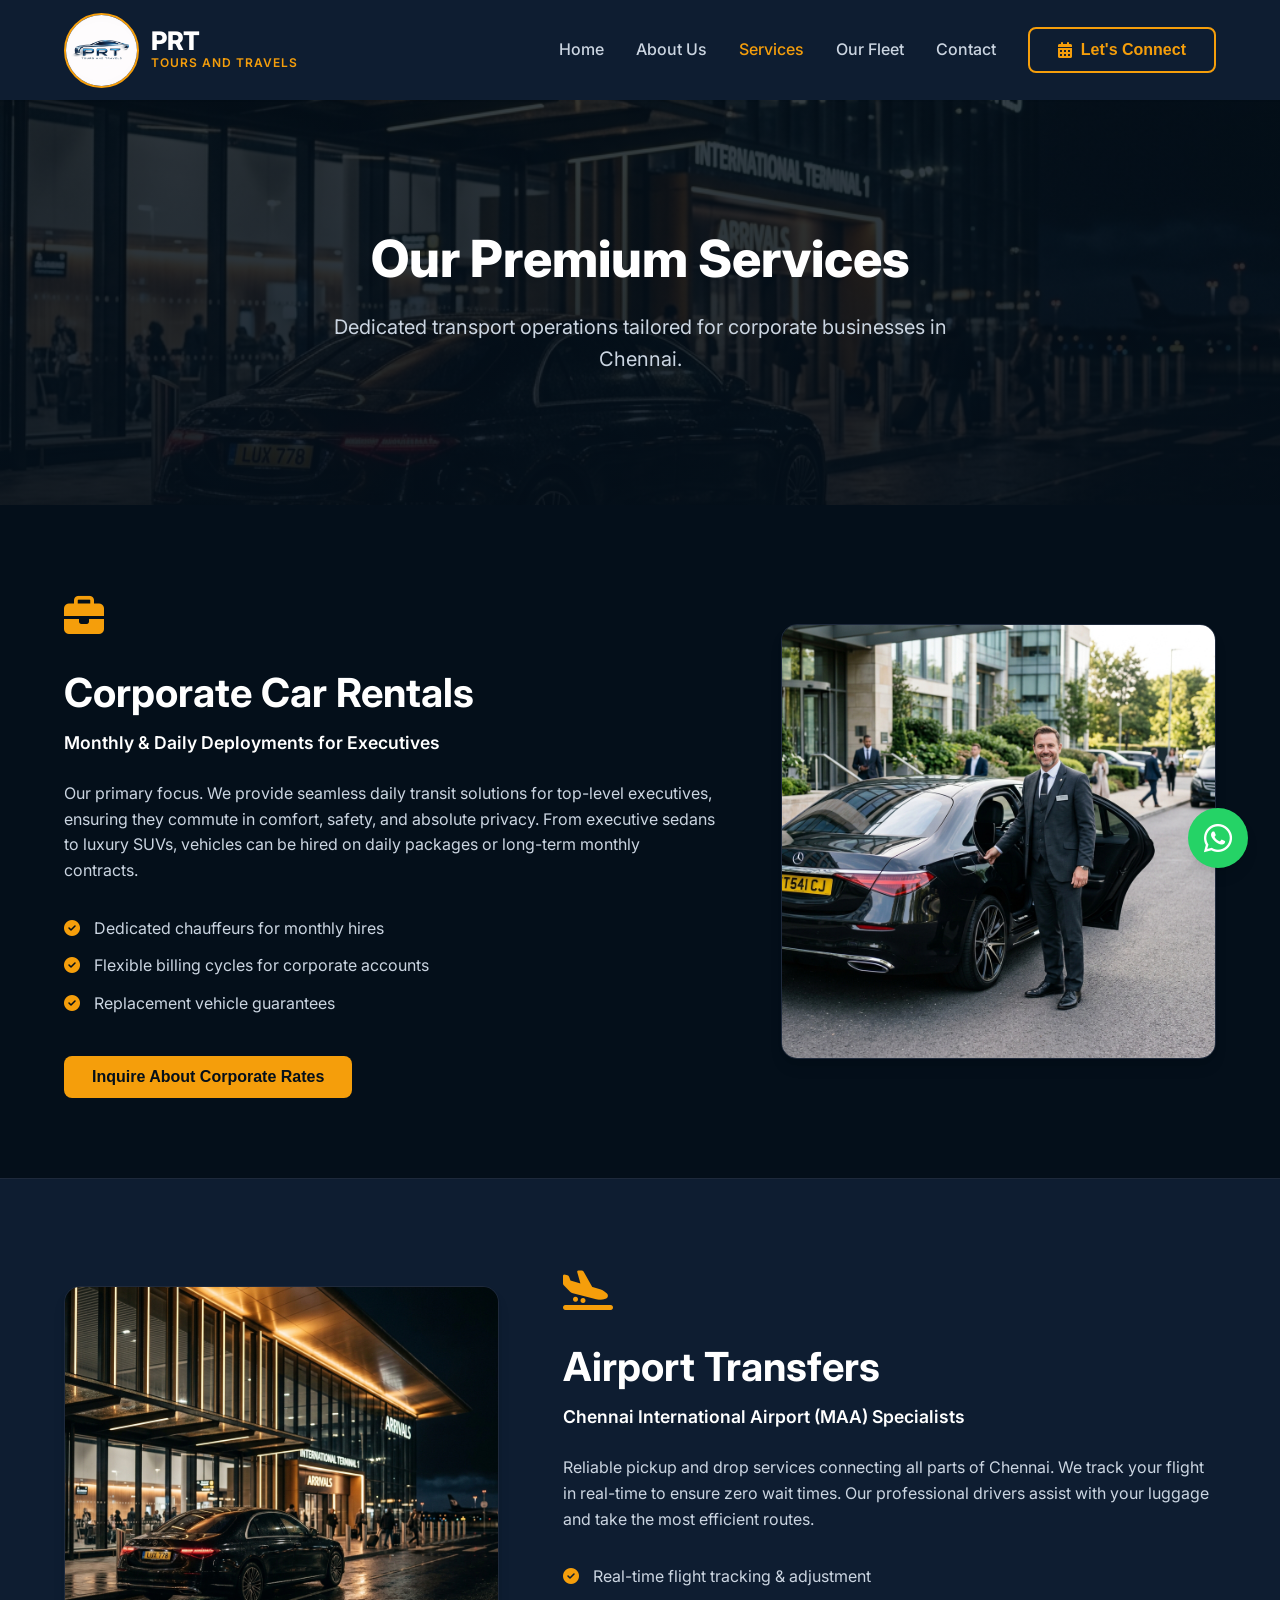
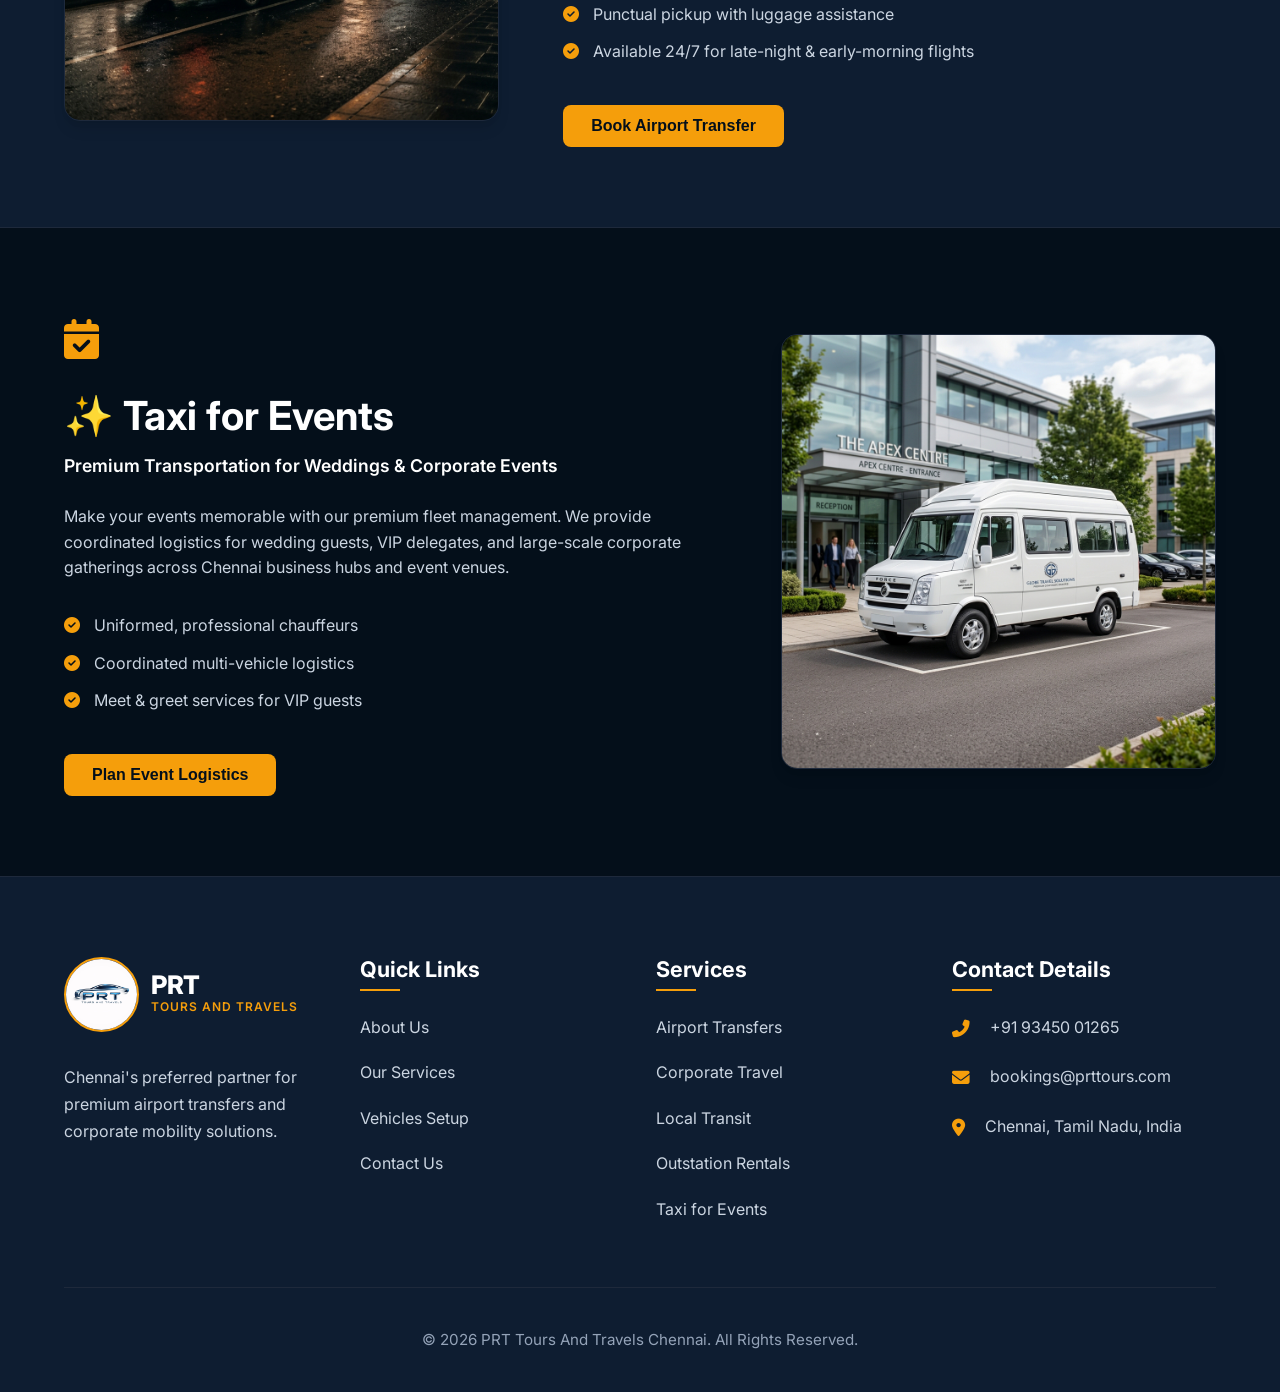
<file: services.html>
<!DOCTYPE html>
<html lang="en">
<head>
    <meta charset="UTF-8">
    <meta name="viewport" content="width=device-width, initial-scale=1.0">
    <title>Services | PRT Tours And Travels Chennai</title>
    <!-- Fonts & Icons -->
    <link rel="stylesheet" href="https://cdnjs.cloudflare.com/ajax/libs/font-awesome/6.4.0/css/all.min.css">
    <!-- Custom CSS -->
    <link rel="stylesheet" href="css/style.css">
</head>
<body>
    <!-- Floating WhatsApp CTA -->
    <a href="https://wa.me/919345001265" target="_blank" class="floating-whatsapp"><i class="fab fa-whatsapp"></i></a>

    <!-- Header / Nav -->
    <header class="header">
        <div class="container nav-container">
            <a href="index.html" class="logo-wrapper" style="text-decoration: none;">
                <img src="assets/images/Logo.jpeg" alt="PRT Logo" class="logo-img">
                <div class="logo-text">
                    <span class="logo-main">PRT</span>
                    <span class="logo-sub">Tours And Travels</span>
                </div>
            </a>
            
            <button class="mobile-menu-btn" aria-label="Toggle Menu">
                <i class="fas fa-bars"></i>
            </button>
            <nav class="nav-menu">
                <a href="index.html" class="nav-link">Home</a>
                <a href="about.html" class="nav-link">About Us</a>
                <a href="services.html" class="nav-link active">Services</a>
                <a href="fleet.html" class="nav-link">Our Fleet</a>
                <a href="contact.html" class="nav-link">Contact</a>
                <button class="btn btn-outline connect-btn"><i class="fas fa-calendar-alt"></i> &nbsp; Let's Connect</button>
            </nav>
        </div>
    </header>

    <div class="hero" style="min-height: 45vh; background: url('assets/images/hero.png') center/cover no-repeat;">
        <div class="hero-overlay"></div>
        <div class="container text-center">
            <h1 class="hero-title">Our Premium Services</h1>
            <p style="color:var(--text-silver); font-size:1.25rem; max-width:650px; margin: 0 auto;">Dedicated transport operations tailored for corporate businesses in Chennai.</p>
        </div>
    </div>

    <!-- Service 1: Corporate Rentals -->
    <section class="py-5" style="background-color: var(--bg-page);">
        <div class="container">
            <div style="display:flex; flex-wrap:wrap; gap: 4rem; align-items:center;">
                <div style="flex: 1.5; min-width: 300px;">
                    <div style="color:var(--accent-gold); font-size:2.5rem; margin-bottom:1.25rem;"><i class="fas fa-briefcase"></i></div>
                    <h2 class="section-title" style="margin-bottom:0.75rem;">Corporate Car Rentals</h2>
                    <p class="mb-3" style="color:var(--text-white); font-weight:600; font-size: 1.1rem;">Monthly & Daily Deployments for Executives</p>
                    <p class="mb-4" style="color: var(--text-silver);">Our primary focus. We provide seamless daily transit solutions for top-level executives, ensuring they commute in comfort, safety, and absolute privacy. From executive sedans to luxury SUVs, vehicles can be hired on daily packages or long-term monthly contracts.</p>
                    <ul style="margin-bottom:2.5rem; display:flex; flex-direction:column; gap:0.75rem; color:var(--text-silver);">
                        <li><i class="fas fa-check-circle" style="color:var(--accent-gold); margin-right: 10px;"></i> Dedicated chauffeurs for monthly hires</li>
                        <li><i class="fas fa-check-circle" style="color:var(--accent-gold); margin-right: 10px;"></i> Flexible billing cycles for corporate accounts</li>
                        <li><i class="fas fa-check-circle" style="color:var(--accent-gold); margin-right: 10px;"></i> Replacement vehicle guarantees</li>
                    </ul>
                    <button class="btn btn-primary connect-btn">Inquire About Corporate Rates</button>
                </div>
                <div style="flex: 1; min-width: 300px;">
                    <img src="assets/images/driver.png" alt="Corporate professional service" style="border-radius: var(--radius-lg); box-shadow: var(--shadow-lg); border: 1px solid var(--border-color);">
                </div>
            </div>
        </div>
    </section>

    <!-- Service 2: Airport -->
    <section class="py-5" style="background-color: var(--bg-navy-light); border-top: 1px solid var(--border-color); border-bottom: 1px solid var(--border-color);">
        <div class="container">
            <div style="display:flex; flex-wrap:wrap-reverse; gap: 4rem; align-items:center;">
                <div style="flex: 1; min-width: 300px;">
                    <img src="assets/images/hero.png" alt="Airport Terminal Service" style="border-radius: var(--radius-lg); box-shadow: var(--shadow-lg); border: 1px solid var(--border-color);">
                </div>
                <div style="flex: 1.5; min-width: 300px;">
                    <div style="color:var(--accent-gold); font-size:2.5rem; margin-bottom:1.25rem;"><i class="fas fa-plane-arrival"></i></div>
                    <h2 class="section-title" style="margin-bottom:0.75rem;">Airport Transfers</h2>
                    <p class="mb-3" style="color:var(--text-white); font-weight:600; font-size: 1.1rem;">Chennai International Airport (MAA) Specialists</p>
                    <p class="mb-4" style="color: var(--text-silver);">Reliable pickup and drop services connecting all parts of Chennai. We track your flight in real-time to ensure zero wait times. Our professional drivers assist with your luggage and take the most efficient routes.</p>
                    <ul style="margin-bottom:2.5rem; display:flex; flex-direction:column; gap:0.75rem; color:var(--text-silver);">
                        <li><i class="fas fa-check-circle" style="color:var(--accent-gold); margin-right: 10px;"></i> Real-time flight tracking & adjustment</li>
                        <li><i class="fas fa-check-circle" style="color:var(--accent-gold); margin-right: 10px;"></i> Punctual pickup with luggage assistance</li>
                        <li><i class="fas fa-check-circle" style="color:var(--accent-gold); margin-right: 10px;"></i> Available 24/7 for late-night & early-morning flights</li>
                    </ul>
                    <button class="btn btn-primary connect-btn">Book Airport Transfer</button>
                </div>
            </div>
        </div>
    </section>

    <!-- Service 3: Events -->
    <section class="py-5" style="background-color: var(--bg-page);">
        <div class="container">
            <div style="display:flex; flex-wrap:wrap; gap: 4rem; align-items:center;">
                <div style="flex: 1.5; min-width: 300px;">
                    <div style="color:var(--accent-gold); font-size:2.5rem; margin-bottom:1.25rem;"><i class="fas fa-calendar-check"></i></div>
                    <h2 class="section-title" style="margin-bottom:0.75rem;">✨ Taxi for Events</h2>
                    <p class="mb-3" style="color:var(--text-white); font-weight:600; font-size: 1.1rem;">Premium Transportation for Weddings & Corporate Events</p>
                    <p class="mb-4" style="color: var(--text-silver);">Make your events memorable with our premium fleet management. We provide coordinated logistics for wedding guests, VIP delegates, and large-scale corporate gatherings across Chennai business hubs and event venues.</p>
                    <ul style="margin-bottom:2.5rem; display:flex; flex-direction:column; gap:0.75rem; color:var(--text-silver);">
                        <li><i class="fas fa-check-circle" style="color:var(--accent-gold); margin-right: 10px;"></i> Uniformed, professional chauffeurs</li>
                        <li><i class="fas fa-check-circle" style="color:var(--accent-gold); margin-right: 10px;"></i> Coordinated multi-vehicle logistics</li>
                        <li><i class="fas fa-check-circle" style="color:var(--accent-gold); margin-right: 10px;"></i> Meet & greet services for VIP guests</li>
                    </ul>
                    <button class="btn btn-primary connect-btn">Plan Event Logistics</button>
                </div>
                <div style="flex: 1; min-width: 300px;">
                    <img src="assets/images/tempo.png" alt="Taxi for events service" style="border-radius: var(--radius-lg); box-shadow: var(--shadow-lg); border: 1px solid var(--border-color);">
                </div>
            </div>
        </div>
    </section>

    <!-- Booking Modal -->
    <div id="bookingModal" class="modal">
        <div class="modal-content">
            <span class="modal-close">&times;</span>
            <h2 style="margin-bottom:1.5rem; color:var(--text-white); font-weight: 800; text-align: center;">Book Your Premium Ride</h2>
            <form id="modalBookingForm" action="https://api.web3forms.com/submit" method="POST">
                <input type="hidden" name="access_key" value="YOUR_ACCESS_KEY_HERE">
                <input type="hidden" name="redirect" value="https://wa.me/919345001265">
                
                <div class="form-group">
                    <label class="form-label">Service Type *</label>
                    <select name="service_type" class="form-control" required>
                        <option value="" disabled selected>Select a Service</option>
                        <option value="Airport Transfer">Airport Transfers</option>
                        <option value="Taxi for Events">Taxi for Events</option>
                        <option value="Corporate Rental">Corporate Rentals</option>
                        <option value="Outstation">Outstation Travel</option>
                    </select>
                </div>

                <div class="form-grid">
                    <div class="form-group">
                        <label class="form-label">Full Name *</label>
                        <input type="text" name="name" class="form-control" required placeholder="Ex: John Doe">
                    </div>
                    <div class="form-group">
                        <label class="form-label">Phone Number *</label>
                        <input type="tel" name="phone" class="form-control" required placeholder="+91 00000 00000">
                    </div>
                </div>

                <div class="form-grid">
                    <div class="form-group">
                        <label class="form-label">Pick-up Location *</label>
                        <input type="text" name="pickup" class="form-control" required placeholder="Ex: Tidel Park">
                    </div>
                    <div class="form-group">
                        <label class="form-label">Drop-off Location *</label>
                        <input type="text" name="dropoff" class="form-control" required placeholder="Ex: Airport">
                    </div>
                </div>

                <div class="form-grid">
                    <div class="form-group">
                        <label class="form-label">Travel Date *</label>
                        <input type="date" name="travel_date" class="form-control" required>
                    </div>
                    <div class="form-group">
                        <label class="form-label">Passengers *</label>
                        <select name="passengers" class="form-control" required>
                            <option value="1-3">1 - 3 Persons (Sedan)</option>
                            <option value="4-7">4 - 7 Persons (SUV)</option>
                            <option value="8+">8+ Persons (Tempo)</option>
                        </select>
                    </div>
                </div>

                <div class="form-group">
                    <label class="form-label">Specific Instructions (Optional)</label>
                    <textarea name="message" class="form-control" rows="2" placeholder="Any specific requirements..."></textarea>
                </div>

                <button type="submit" class="btn btn-primary" style="width:100%; padding:1.25rem; font-size:1.1rem; margin-top:1rem;">Request Instant Quote</button>
            </form>
        </div>
    </div>

    <!-- Footer -->
    <footer class="footer">
        <div class="container">
            <div class="footer-grid">
                <div>
                    <a href="index.html" class="logo-wrapper" style="text-decoration: none; margin-bottom: 2rem; display: flex;">
                        <img src="assets/images/Logo.jpeg" alt="PRT Logo" class="logo-img">
                        <div class="logo-text">
                            <span class="logo-main" style="color: white;">PRT</span>
                            <span class="logo-sub">Tours And Travels</span>
                        </div>
                    </a>
                    <p style="margin-bottom:1.5rem; font-size:1rem; line-height: 1.7;">Chennai's preferred partner for premium airport transfers and corporate mobility solutions.</p>
                </div>
                <div>
                    <h4 class="footer-heading">Quick Links</h4>
                    <div class="footer-links">
                        <a href="about.html">About Us</a>
                        <a href="services.html">Our Services</a>
                        <a href="fleet.html">Vehicles Setup</a>
                        <a href="contact.html">Contact Us</a>
                    </div>
                </div>
                <div>
                    <h4 class="footer-heading">Services</h4>
                    <div class="footer-links">
                        <a href="services.html">Airport Transfers</a>
                        <a href="services.html">Corporate Travel</a>
                        <a href="services.html">Local Transit</a>
                        <a href="services.html">Outstation Rentals</a>
                        <a href="services.html">Taxi for Events</a>
                    </div>
                </div>
                <div>
                    <h4 class="footer-heading">Contact Details</h4>
                    <ul class="footer-contact">
                        <li><i class="fas fa-phone-alt"></i><span>+91 93450 01265</span></li>
                        <li><i class="fas fa-envelope"></i><span>bookings@prttours.com</span></li>
                        <li><i class="fas fa-map-marker-alt"></i><span>Chennai, Tamil Nadu, India</span></li>
                    </ul>
                </div>
            </div>
            <div class="footer-bottom">
                <p>&copy; 2026 PRT Tours And Travels Chennai. All Rights Reserved.</p>
            </div>
        </div>
    </footer>
    <script src="js/script.js"></script>
</body>
</html>
</file>
<file: css/style.css>
@import url('https://fonts.googleapis.com/css2?family=Inter:wght@300;400;500;600;700;800&display=swap');

:root {
    /* Theme Colors */
    --bg-navy: #040F1A;
    /* Deepest Navy */
    --bg-navy-light: #0E1D31;
    /* Slightly lighter for cards/header */
    --accent-gold: #F59E0B;
    --accent-gold-hover: #D97706;

    /* Text Colors */
    --text-white: #FFFFFF;
    --text-silver: #CBD5E1;
    --text-dim: #94A3B8;

    /* Global Assignments */
    --primary-color: var(--accent-gold);
    --bg-page: var(--bg-navy);
    --bg-card: var(--bg-navy-light);
    --border-color: #1E293B;

    --shadow-sm: 0 1px 2px 0 rgba(0, 0, 0, 0.05);
    --shadow-md: 0 4px 6px -1px rgba(0, 0, 0, 0.1), 0 2px 4px -1px rgba(0, 0, 0, 0.06);
    --shadow-lg: 0 10px 15px -3px rgba(0, 0, 0, 0.1), 0 4px 6px -2px rgba(0, 0, 0, 0.05);

    --radius-md: 0.5rem;
    --radius-lg: 1rem;

    --transition: all 0.3s ease-in-out;
}

* {
    margin: 0;
    padding: 0;
    box-sizing: border-box;
}

html {
    scroll-behavior: smooth;
}

body {
    font-family: 'Inter', sans-serif;
    color: var(--text-silver);
    background-color: var(--bg-page);
    line-height: 1.6;
    overflow-x: hidden;
}

h1,
h2,
h3,
h4,
h5,
h6 {
    color: var(--text-white);
    font-weight: 700;
    line-height: 1.2;
    margin-bottom: 1rem;
}

a {
    text-decoration: none;
    color: var(--text-white);
    transition: var(--transition);
}

img {
    max-width: 100%;
    height: auto;
    display: block;
}

ul {
    list-style: none;
}

.container {
    max-width: 1200px;
    margin: 0 auto;
    padding: 0 1.5rem;
}

/* Utilities */
.text-center {
    text-align: center;
}

.mb-1 {
    margin-bottom: 0.5rem;
}

.mb-2 {
    margin-bottom: 1rem;
}

.mb-3 {
    margin-bottom: 1.5rem;
}

.mb-4 {
    margin-bottom: 2rem;
}

.mt-4 {
    margin-top: 2rem;
}

.py-5 {
    padding-top: 5rem;
    padding-bottom: 5rem;
}

.section-title {
    font-size: 2.5rem;
    margin-bottom: 1rem;
    color: var(--text-white);
}

.section-subtitle {
    color: var(--text-silver);
    font-size: 1.125rem;
    max-width: 600px;
    margin: 0 auto 3rem;
}

/* Buttons */
.btn {
    display: inline-flex;
    align-items: center;
    justify-content: center;
    padding: 0.75rem 1.75rem;
    font-weight: 600;
    border-radius: var(--radius-md);
    cursor: pointer;
    transition: var(--transition);
    border: none;
    font-size: 1rem;
}

.btn-primary {
    background-color: var(--accent-gold);
    color: var(--bg-navy);
}

.btn-primary:hover {
    background-color: var(--accent-gold-hover);
    color: var(--bg-navy);
    transform: translateY(-2px);
    box-shadow: var(--shadow-md);
}

.btn-outline {
    background-color: transparent;
    border: 2px solid var(--accent-gold);
    color: var(--accent-gold);
}

.btn-outline:hover {
    background-color: var(--accent-gold);
    color: var(--bg-navy);
}

.btn-whatsapp {
    background-color: #25D366;
    color: white;
}

.btn-whatsapp:hover {
    background-color: #128C7E;
    color: white;
}

/* Header & Nav */
.header {
    background-color: var(--bg-navy-light);
    box-shadow: var(--shadow-sm);
    position: fixed;
    width: 100%;
    top: 0;
    z-index: 1000;
    transition: var(--transition);
}

.header.scrolled {
    box-shadow: var(--shadow-md);
    padding: 0.5rem 0;
    background-color: rgba(14, 29, 49, 0.95);
    backdrop-filter: blur(10px);
}

.nav-container {
    display: flex;
    justify-content: space-between;
    align-items: center;
    height: 100px;
}

.logo-wrapper {
    display: flex;
    align-items: center;
    gap: 12px;
}

.logo-img {
    height: 75px;
    width: 75px;
    object-fit: cover;
    border-radius: 50%;
    border: 2px solid var(--accent-gold);
}

.logo-text {
    display: flex;
    flex-direction: column;
}

.logo-main {
    font-size: 1.6rem;
    font-weight: 800;
    color: var(--text-white);
    letter-spacing: -0.5px;
    line-height: 1;
}

.logo-sub {
    font-size: 0.75rem;
    color: var(--accent-gold);
    font-weight: 600;
    text-transform: uppercase;
    letter-spacing: 1px;
}

.nav-menu {
    display: flex;
    gap: 2rem;
    align-items: center;
}

.nav-link {
    color: var(--text-silver);
    font-weight: 500;
    font-size: 1rem;
}

.nav-link:hover,
.nav-link.active {
    color: var(--accent-gold);
}

.mobile-menu-btn {
    display: none;
    background: none;
    border: none;
    font-size: 1.5rem;
    color: var(--text-white);
    cursor: pointer;
}

/* Floating Elements */
.floating-whatsapp {
    position: fixed;
    bottom: 2rem;
    right: 2rem;
    background-color: #25D366;
    color: white;
    width: 60px;
    height: 60px;
    border-radius: 50%;
    display: flex;
    align-items: center;
    justify-content: center;
    font-size: 2rem;
    box-shadow: var(--shadow-lg);
    z-index: 999;
    transition: var(--transition);
}

.floating-whatsapp:hover {
    transform: scale(1.1);
    color: white;
}

/* Hero Section */
.hero {
    margin-top: 100px;
    min-height: calc(100vh - 100px);
    display: flex;
    align-items: center;
    color: var(--text-white);
    padding: 4rem 0;
    position: relative;
}

.hero-overlay {
    position: absolute;
    top: 0;
    left: 0;
    width: 100%;
    height: 100%;
    background: linear-gradient(rgba(4, 15, 26, 0.8), rgba(4, 15, 26, 0.9));
    z-index: 1;
}

.hero .container {
    position: relative;
    z-index: 2;
}

.hero-content {
    max-width: 850px;
}

.hero-badge {
    display: inline-block;
    padding: 0.5rem 1.25rem;
    background-color: rgba(245, 158, 11, 0.15);
    color: var(--accent-gold);
    border-radius: 2rem;
    font-weight: 600;
    margin-bottom: 2rem;
    font-size: 0.9rem;
    border: 1px solid rgba(245, 158, 11, 0.3);
}

.hero-title {
    font-size: 3.2rem;
    color: var(--text-white);
    margin-bottom: 1.5rem;
    line-height: 1.1;
    font-weight: 800;
}

.hero-subtitle {
    font-size: 1.1rem;
    margin-bottom: 3rem;
    color: var(--text-silver);
    font-weight: 400;
    display: flex;
    align-items: center;
    gap: 1.5rem;
}

.hero-subtitle span {
    display: flex;
    align-items: center;
    gap: 0.75rem;
}

.hero-actions {
    display: flex;
    gap: 1.5rem;
    flex-wrap: wrap;
    align-items: center;
}

.hero-actions .btn {
    min-width: 240px;
    height: 56px; /* Explicit height for perfect harmony */
    justify-content: center;
}

/* Trust Strip */
.trust-strip {
    background-color: var(--bg-navy-light);
    color: var(--text-white);
    padding: 1.5rem 0;
    text-align: center;
    border-bottom: 1px solid var(--border-color);
}

.trust-content {
    display: flex;
    justify-content: center;
    align-items: center;
    gap: 3rem;
    flex-wrap: wrap;
}

.trust-item {
    display: flex;
    align-items: center;
    gap: 0.75rem;
    font-weight: 500;
    color: var(--text-silver);
}

.trust-item i {
    color: var(--accent-gold);
}

/* Services Snapshot */
.services-section {
    background-color: var(--bg-page);
}

.grid-icons {
    display: grid;
    grid-template-columns: repeat(auto-fit, minmax(280px, 1fr));
    gap: 2.5rem;
    margin-top: 4rem;
}

.icon-card {
    padding: 3rem 2rem;
    border-radius: var(--radius-lg);
    background-color: var(--bg-navy-light);
    border: 1px solid var(--border-color);
    transition: var(--transition);
    text-align: center;
}

.icon-card:hover {
    transform: translateY(-10px);
    box-shadow: var(--shadow-lg);
    border-color: var(--accent-gold);
}

.icon-circle {
    width: 80px;
    height: 80px;
    background-color: rgba(245, 158, 11, 0.1);
    border-radius: 50%;
    display: flex;
    align-items: center;
    justify-content: center;
    margin: 0 auto 2rem;
    font-size: 2.5rem;
    color: var(--accent-gold);
    transition: var(--transition);
}

.icon-card:hover .icon-circle {
    background-color: var(--accent-gold);
    color: var(--bg-navy);
}

.icon-card h3 {
    margin-bottom: 1.25rem;
}

/* CTA Banner */
.cta-banner {
    background: linear-gradient(135deg, var(--bg-navy-light) 0%, var(--bg-navy) 100%);
    padding: 5rem 0;
    text-align: center;
    color: var(--text-white);
    border-top: 1px solid var(--border-color);
    border-bottom: 1px solid var(--border-color);
}

/* Fleet Cards */
.fleet-grid {
    display: grid;
    grid-template-columns: repeat(auto-fit, minmax(320px, 1fr));
    gap: 2.5rem;
}

.fleet-card {
    background: var(--bg-navy-light);
    border-radius: var(--radius-lg);
    overflow: hidden;
    box-shadow: var(--shadow-md);
    transition: var(--transition);
    border: 1px solid var(--border-color);
}

.fleet-card:hover {
    transform: translateY(-8px);
    box-shadow: var(--shadow-lg);
    border-color: var(--accent-gold);
}

.fleet-img {
    height: 220px;
    background-color: #1a2a3a;
    width: 100%;
    object-fit: cover;
}

.fleet-content {
    padding: 2rem;
}

.fleet-specs {
    display: flex;
    flex-wrap: wrap;
    gap: 1rem;
    align-items: center;
    margin-bottom: 1.5rem;
    color: var(--accent-gold);
    font-size: 0.95rem;
}

.fleet-specs span {
    display: flex;
    align-items: center;
    gap: 0.5rem;
    position: relative;
    padding-right: 1.25rem;
}

.fleet-specs span:not(:last-child)::after {
    content: '';
    position: absolute;
    right: 0.15rem;
    height: 14px;
    width: 1px;
    background-color: var(--border-color);
}

/* Footer */
.footer {
    background-color: var(--bg-navy-light);
    color: var(--text-silver);
    padding: 5rem 0 2.5rem;
    border-top: 1px solid var(--border-color);
}

.footer-grid {
    display: grid;
    grid-template-columns: repeat(auto-fit, minmax(200px, 1fr));
    gap: 2rem;
    margin-bottom: 4rem;
}

.footer-heading {
    color: var(--text-white);
    font-size: 1.35rem;
    margin-bottom: 2rem;
    position: relative;
    display: inline-block;
}

.footer-heading::after {
    content: '';
    position: absolute;
    bottom: -8px;
    left: 0;
    width: 40px;
    height: 2px;
    background-color: var(--accent-gold);
}

.footer-links {
    display: flex;
    flex-direction: column;
    gap: 1.25rem;
}

.footer-links a {
    color: var(--text-silver);
    font-size: 1rem;
}

.footer-links a:hover {
    color: var(--accent-gold);
    padding-left: 8px;
}

.footer-contact li {
    display: flex;
    gap: 1.25rem;
    margin-bottom: 1.5rem;
}

.footer-contact i {
    color: var(--accent-gold);
    margin-top: 5px;
    font-size: 1.1rem;
}

.footer-bottom {
    text-align: center;
    padding-top: 2.5rem;
    border-top: 1px solid var(--border-color);
    font-size: 0.95rem;
    color: var(--text-dim);
}

/* Responsive */
@media (max-width: 991px) {
    .hero-title {
        font-size: 3rem;
    }
}

@media (max-width: 768px) {
    .nav-container {
        height: 75px;
    }

    .logo-img {
        height: 50px;
        width: 50px;
    }

    .logo-main {
        font-size: 1.35rem;
    }

    .mobile-menu-btn {
        display: block;
    }

    .nav-menu {
        position: absolute;
        top: 75px;
        left: 0;
        width: 100%;
        background-color: var(--bg-navy-light);
        flex-direction: column;
        padding: 2.5rem 1.5rem;
        gap: 2rem;
        box-shadow: var(--shadow-lg);
        clip-path: circle(0% at 100% 0);
        transition: all 0.5s ease-in-out;
        z-index: 1001;
    }

    .nav-menu.active {
        clip-path: circle(150% at 100% 0);
    }

    .hero {
        margin-top: 75px;
        min-height: auto;
        padding: 4rem 0;
    }

    .hero-title {
        font-size: 1.6rem;
        line-height: 1.25;
        margin-bottom: 1.5rem;
    }

    .hero-subtitle {
        flex-direction: column;
        align-items: center;
        gap: 0.75rem;
    }

    .hero-subtitle span:nth-child(even) {
        display: none !important;
    }

    .section-title {
        font-size: 1.6rem;
    }

    .hero-actions {
        flex-direction: column;
        width: 100%;
        max-width: 320px;
        margin: 0 auto;
        gap: 1rem;
    }

    .hero-actions .btn {
        width: 100%;
        min-width: auto;
        justify-content: center;
        padding: 0.75rem;
    }

    .footer-grid {
        gap: 2.5rem;
    }
}

@media (max-width: 576px) {
    .container {
        padding: 0 1.25rem;
    }

    .hero-title {
        font-size: 1.4rem;
        word-break: keep-all;
    }

    .hero-badge {
        font-size: 0.75rem;
        padding: 0.4rem 0.8rem;
        margin-bottom: 1.5rem;
    }

    .section-title {
        font-size: 1.6rem;
    }

    .btn {
        font-size: 0.9rem;
    }

    .fleet-specs span {
        padding-right: 0;
    }

    .fleet-specs span::after {
        display: none;
    }
}

/* Modal Styles */
.modal {
    display: none;
    position: fixed;
    z-index: 2000;
    left: 0;
    top: 0;
    width: 100%;
    height: 100%;
    overflow: auto;
    background-color: rgba(4, 15, 26, 0.85);
    backdrop-filter: blur(8px);
}

.modal.active {
    display: flex;
    align-items: center;
    justify-content: center;
}

.modal-content {
    background-color: var(--bg-navy-light);
    margin: auto;
    padding: 3rem;
    border: 1px solid var(--border-color);
    width: 95%;
    max-width: 700px;
    border-radius: var(--radius-lg);
    position: relative;
    box-shadow: var(--shadow-lg);
    animation: modalSlideDown 0.4s cubic-bezier(0.16, 1, 0.3, 1);
}

@keyframes modalSlideDown {
    from {
        transform: translateY(-30px);
        opacity: 0;
    }

    to {
        transform: translateY(0);
        opacity: 1;
    }
}

.modal-close {
    position: absolute;
    top: 1.5rem;
    right: 1.5rem;
    color: var(--text-dim);
    font-size: 1.5rem;
    cursor: pointer;
    transition: var(--transition);
    width: 32px;
    height: 32px;
    display: flex;
    align-items: center;
    justify-content: center;
    border-radius: 50%;
    background: rgba(255, 255, 255, 0.05);
}

.modal-close:hover {
    color: var(--accent-gold);
    background: rgba(245, 158, 11, 0.1);
}

/* Form Styles (Shared) */
.form-group {
    margin-bottom: 1.5rem;
}

.form-label {
    display: block;
    margin-bottom: 0.5rem;
    font-weight: 600;
    color: var(--text-white);
    font-size: 0.9rem;
}

.form-control {
    width: 100%;
    padding: 0.85rem 1.25rem;
    border: 1px solid var(--border-color);
    background-color: var(--bg-navy);
    color: var(--text-white);
    border-radius: var(--radius-md);
    font-family: inherit;
    transition: var(--transition);
    font-size: 1rem;
}

.form-control:focus {
    outline: none;
    border-color: var(--accent-gold);
    box-shadow: 0 0 0 3px rgba(245, 158, 11, 0.15);
}

select.form-control {
    background-image: url("data:image/svg+xml,%3Csvg xmlns='http://www.w3.org/2000/svg' fill='none' viewBox='0 0 24 24' stroke='%2394A3B8'%3E%3Cpath stroke-linecap='round' stroke-linejoin='round' stroke-width='2' d='M19 9l-7 7-7-7'%3E%3C/path%3E%3C/svg%3E");
    background-repeat: no-repeat;
    background-position: right 1rem center;
    background-size: 1.25rem;
    appearance: none;
    padding-right: 3rem;
}

input[type="date"]::-webkit-calendar-picker-indicator {
    filter: invert(1);
    cursor: pointer;
}

.form-grid {
    display: grid;
    grid-template-columns: 1fr 1fr;
    gap: 1.5rem;
}

body.modal-open {
    overflow: hidden;
}

@media (max-width: 768px) {
    .form-grid {
        grid-template-columns: 1fr;
        gap: 0;
    }

    .modal-content {
        padding: 2.5rem 1.5rem 1.5rem;
        width: 92%;
    }

    .modal-close {
        top: 0.75rem;
        right: 0.75rem;
    }
}
</file>
